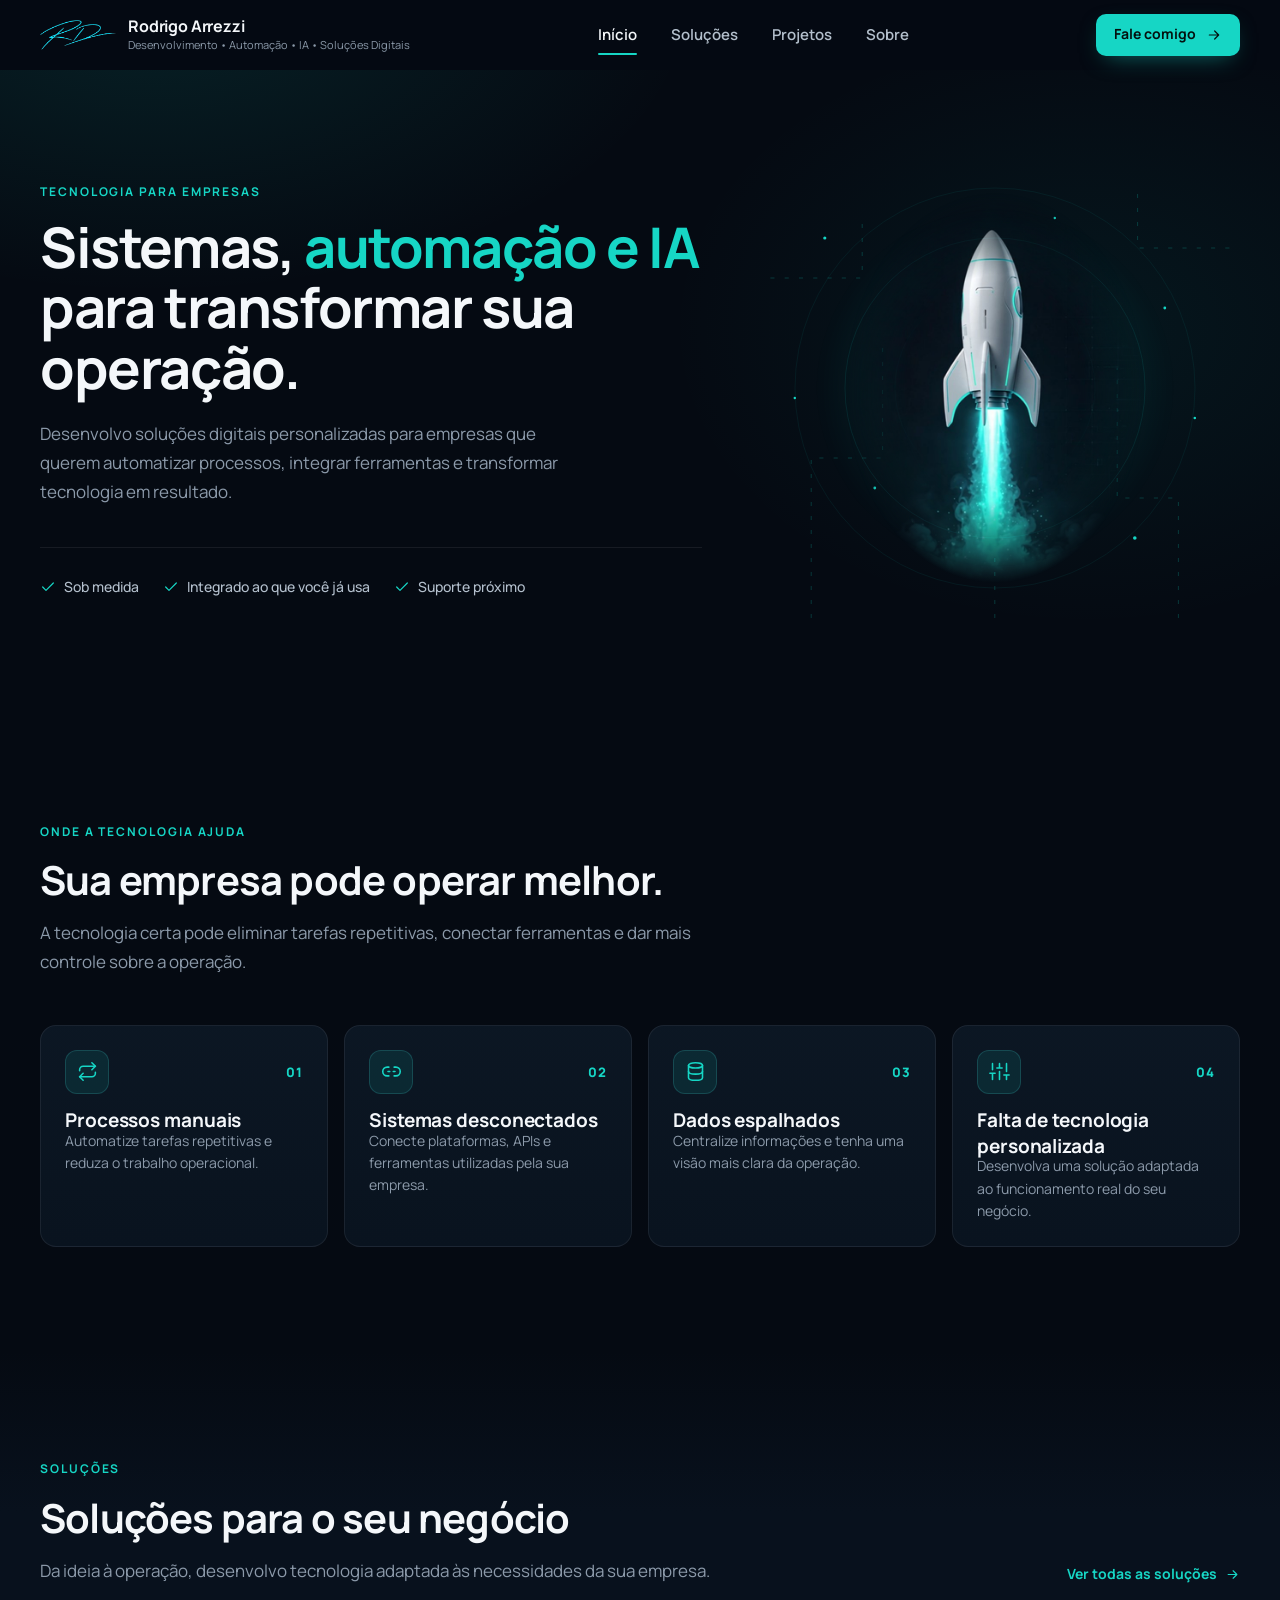
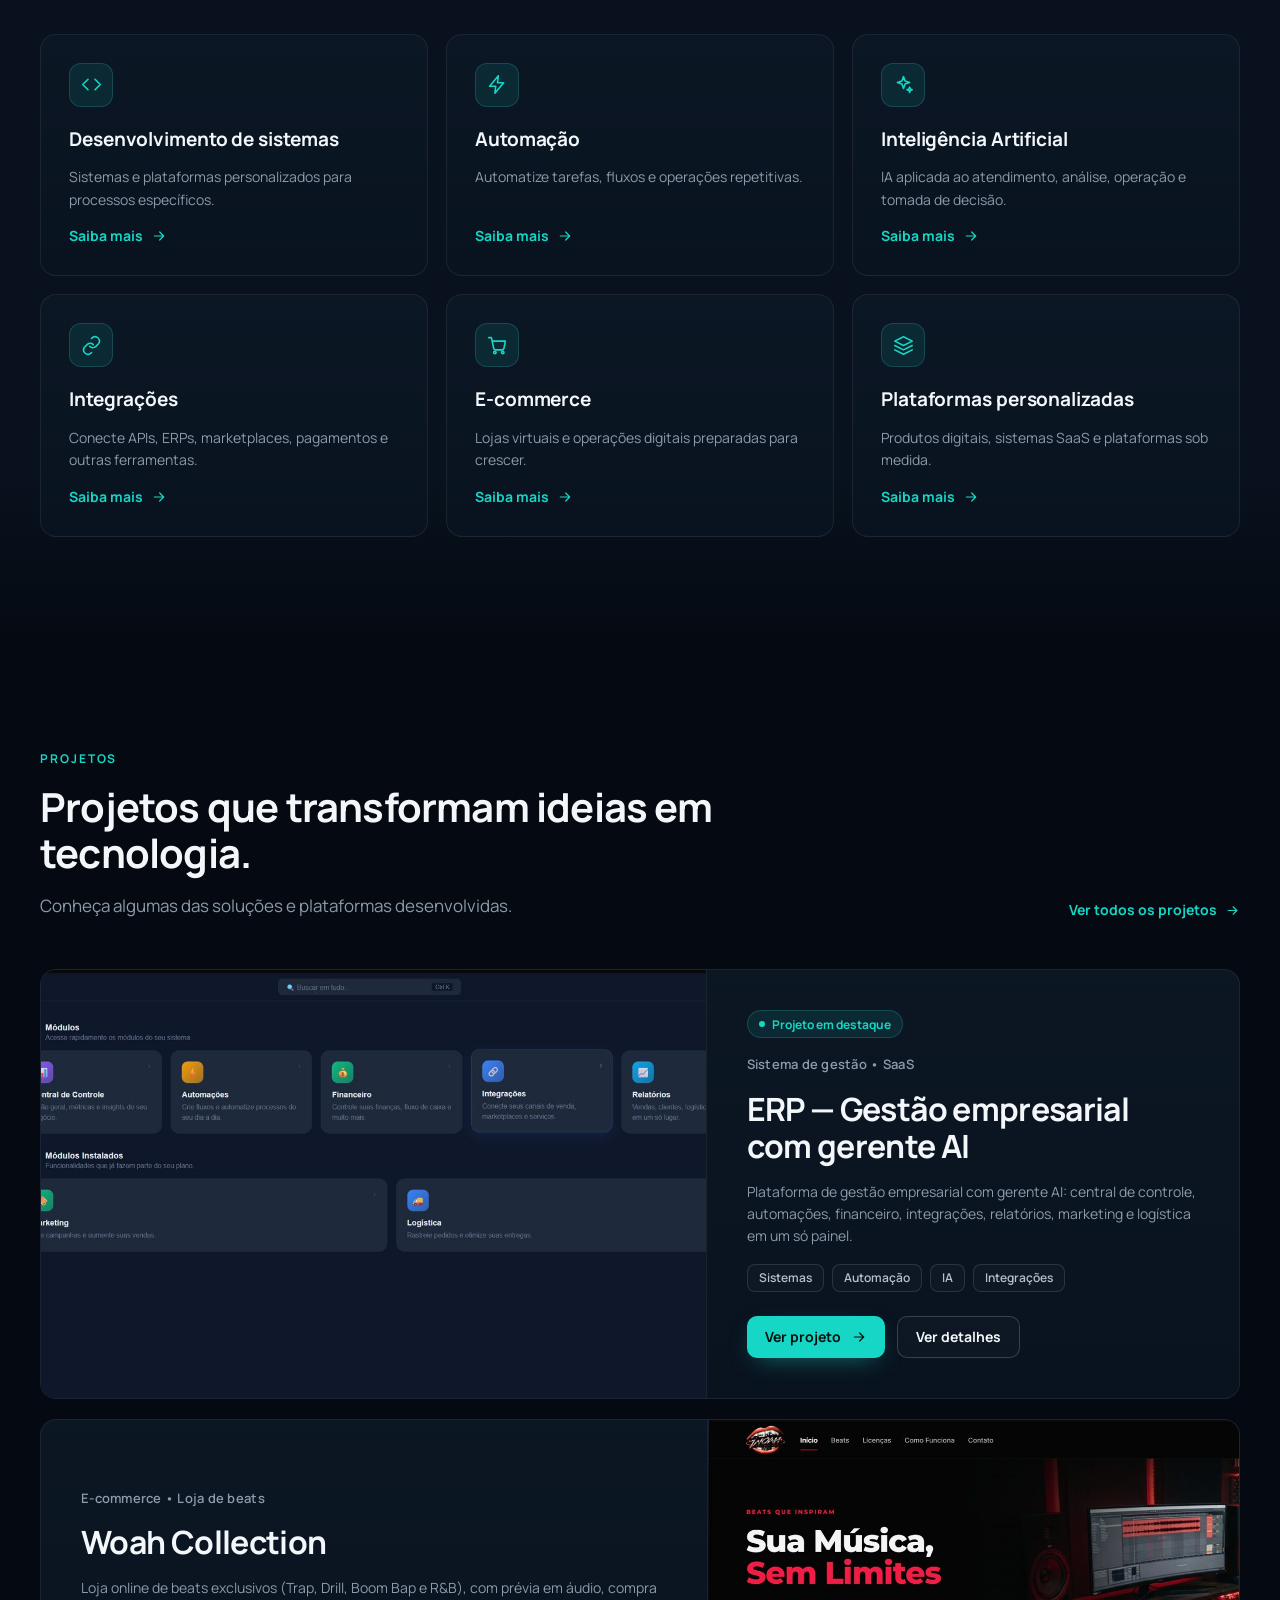
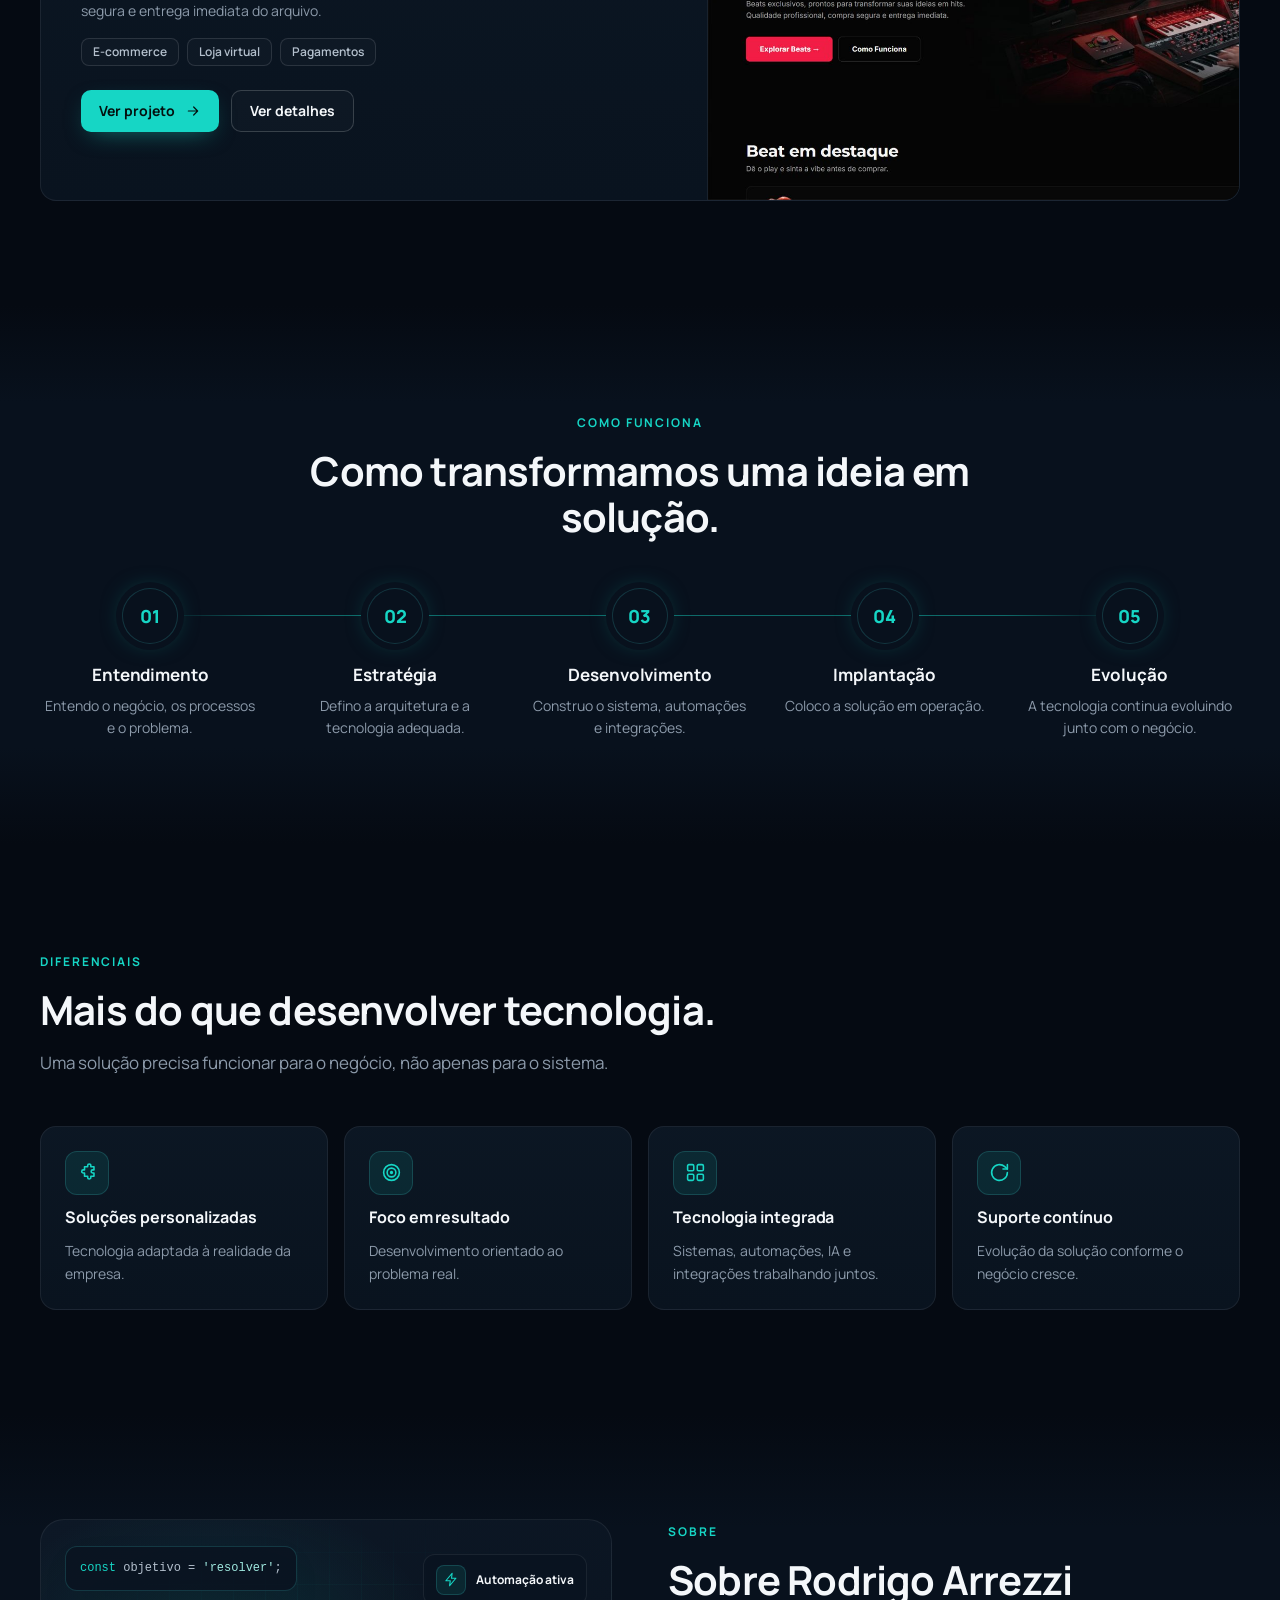
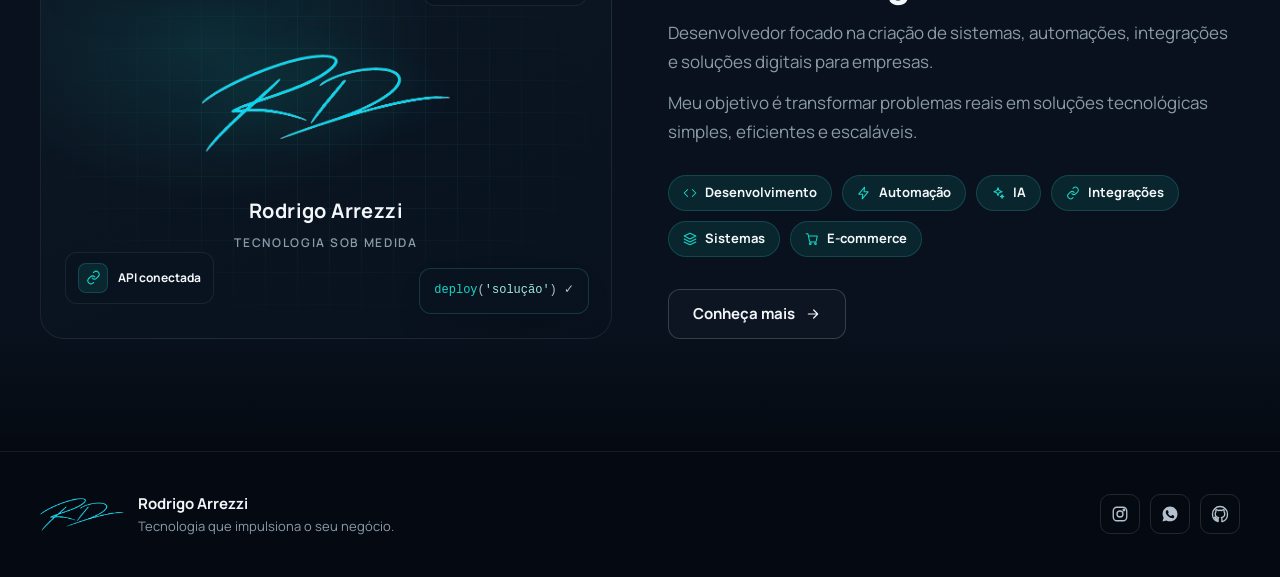
<file: index.html>
<!doctype html>
<html lang="pt-BR">
<head>
<meta charset="utf-8">
<meta name="viewport" content="width=device-width, initial-scale=1">
<title>Rodrigo Arrezzi — Tecnologia que impulsiona o seu negócio</title>
<meta name="description" content="Sistemas, automação, IA, integrações e e-commerce sob medida para empresas. Rodrigo Arrezzi — tecnologia que impulsiona o seu negócio.">
<meta name="theme-color" content="#050A12">
<meta property="og:title" content="Rodrigo Arrezzi — Tecnologia que impulsiona o seu negócio">
<meta property="og:description" content="Sistemas, automação, IA, integrações e e-commerce sob medida para empresas. Rodrigo Arrezzi — tecnologia que impulsiona o seu negócio.">
<meta property="og:type" content="website">
<meta property="og:image" content="https://rodrigoarrezzi.com/assets/foguete.jpg">
<link rel="icon" href="assets/favicon.ico" sizes="any">
<link rel="icon" type="image/png" sizes="32x32" href="assets/favicon-32.png">
<link rel="icon" type="image/png" sizes="16x16" href="assets/favicon-16.png">
<link rel="apple-touch-icon" sizes="180x180" href="assets/apple-touch-icon.png">
<link rel="preconnect" href="https://fonts.googleapis.com">
<link rel="preconnect" href="https://fonts.gstatic.com" crossorigin>
<link rel="stylesheet" href="assets/styles.css">
</head>
<body>
<header class="header">
  <div class="container header-inner">
    <a href="index.html" class="brand" aria-label="Rodrigo Arrezzi, página inicial">
      <img src="assets/rd-logo.png" alt="" width="76" height="30">
      <div>
        <div class="brand-name">Rodrigo Arrezzi</div>
        <div class="brand-tag">Desenvolvimento • Automação • IA • Soluções Digitais</div>
      </div>
    </a>
    <nav class="nav" aria-label="Principal"><a href="index.html" class="active" aria-current="page">Início</a><a href="solucoes.html">Soluções</a><a href="recursos.html">Projetos</a><a href="sobre.html">Sobre</a></nav>
    <div class="header-cta">
      <a href="contato.html" class="btn btn-primary btn-sm">Fale comigo <svg viewBox="0 0 24 24" fill="none" stroke="currentColor" stroke-width="1.8" stroke-linecap="round" stroke-linejoin="round" aria-hidden="true"><path d="M5 12h14M13 6l6 6-6 6"/></svg></a>
      <button type="button" class="menu-btn" aria-label="Abrir menu" data-menu-open><svg viewBox="0 0 24 24" fill="none" stroke="currentColor" stroke-width="1.8" stroke-linecap="round" stroke-linejoin="round" aria-hidden="true"><path d="M4 7h16M4 12h16M4 17h16"/></svg></button>
    </div>
  </div>
</header>

<div class="mobile-menu" data-menu role="dialog" aria-modal="true" aria-label="Menu">
  <div class="mobile-menu-head">
    <a href="index.html" class="brand"><img src="assets/rd-logo.png" alt="" width="76" height="30"><div class="brand-name">Rodrigo Arrezzi</div></a>
    <button type="button" class="menu-btn" style="display:flex" aria-label="Fechar menu" data-menu-close><svg viewBox="0 0 24 24" fill="none" stroke="currentColor" stroke-width="1.8" stroke-linecap="round" stroke-linejoin="round" aria-hidden="true"><path d="M18 6L6 18M6 6l12 12"/></svg></button>
  </div>
  <nav class="mobile-links"><a href="index.html" class="active">Início</a><a href="solucoes.html">Soluções</a><a href="recursos.html">Projetos</a><a href="sobre.html">Sobre</a><a href="contato.html">Fale comigo</a></nav>
  <div class="mobile-menu-foot"><a href="contato.html" class="btn btn-primary">Fale comigo <svg viewBox="0 0 24 24" fill="none" stroke="currentColor" stroke-width="1.8" stroke-linecap="round" stroke-linejoin="round" aria-hidden="true"><path d="M5 12h14M13 6l6 6-6 6"/></svg></a></div>
</div>

<main>
<!-- HERO -->
<section class="hero">
  <div class="container hero-grid">
    <div>
      <span class="eyebrow reveal">Tecnologia para empresas</span>
      <h1 class="h1 reveal d1">Sistemas, <span class="accent">automação e IA</span> para transformar sua operação.</h1>
      <p class="lead reveal d2">Desenvolvo soluções digitais personalizadas para empresas que querem automatizar processos, integrar ferramentas e transformar tecnologia em resultado.</p>
      <div class="hero-points reveal d4">
        <span><svg viewBox="0 0 24 24" fill="none" stroke="currentColor" stroke-width="1.8" stroke-linecap="round" stroke-linejoin="round" aria-hidden="true"><path d="M20 6L9 17l-5-5"/></svg>Sob medida</span><span><svg viewBox="0 0 24 24" fill="none" stroke="currentColor" stroke-width="1.8" stroke-linecap="round" stroke-linejoin="round" aria-hidden="true"><path d="M20 6L9 17l-5-5"/></svg>Integrado ao que você já usa</span><span><svg viewBox="0 0 24 24" fill="none" stroke="currentColor" stroke-width="1.8" stroke-linecap="round" stroke-linejoin="round" aria-hidden="true"><path d="M20 6L9 17l-5-5"/></svg>Suporte próximo</span>
      </div>
    </div>
    <div class="rocket-stage" aria-hidden="true">
        <svg class="lines" viewBox="0 0 480 460" preserveAspectRatio="none">
          <path d="M60 460 V300 H130 V180"/><path d="M420 460 V340 H360 V210"/><path d="M20 120 H110 V60"/><path d="M470 90 H380 V30"/><path d="M240 460 V400"/>
        </svg>
        <div class="glow"></div>
        <svg class="rings" viewBox="0 0 420 420"><g fill="none" stroke="#16D6C5"><circle cx="210" cy="210" r="200" stroke-opacity=".07"/><circle cx="210" cy="210" r="150" stroke-opacity=".1"/><circle cx="210" cy="210" r="100" stroke-opacity=".12"/></g></svg>
        <svg class="lines dots" viewBox="0 0 480 460"><circle cx="70" cy="80" r="1.6"/><circle cx="410" cy="150" r="1.4"/><circle cx="120" cy="330" r="1.4"/><circle cx="380" cy="380" r="1.8"/><circle cx="300" cy="60" r="1.2"/><circle cx="170" cy="190" r="1.1"/><circle cx="440" cy="260" r="1.3"/><circle cx="40" cy="240" r="1.2"/></svg>
        <img class="rocket" src="assets/foguete.jpg" alt="" width="700" height="910">
      </div>
  </div>
</section>

<!-- PROBLEMAS -->
<section class="section">
  <div class="container">
    <div class="section-title reveal"><span class="eyebrow">Onde a tecnologia ajuda</span><h2 class="h2">Sua empresa pode operar melhor.</h2><p class="lead">A tecnologia certa pode eliminar tarefas repetitivas, conectar ferramentas e dar mais controle sobre a operação.</p></div>
    <div class="problems"><article class="card problem card-hover reveal d1">
        <div class="problem-top"><div class="icon-box"><svg viewBox="0 0 24 24" fill="none" stroke="currentColor" stroke-width="1.8" stroke-linecap="round" stroke-linejoin="round" aria-hidden="true"><path d="M17 2l4 4-4 4"/><path d="M3 11V10a4 4 0 014-4h14"/><path d="M7 22l-4-4 4-4"/><path d="M21 13v1a4 4 0 01-4 4H3"/></svg></div><span class="num">01</span></div>
        <div class="problem-text"><h3 class="h3">Processos manuais</h3><p class="small">Automatize tarefas repetitivas e reduza o trabalho operacional.</p></div>
      </article><article class="card problem card-hover reveal d2">
        <div class="problem-top"><div class="icon-box"><svg viewBox="0 0 24 24" fill="none" stroke="currentColor" stroke-width="1.8" stroke-linecap="round" stroke-linejoin="round" aria-hidden="true"><path d="M9 17H7A5 5 0 017 7h2M15 7h2a5 5 0 010 10h-2"/><path d="M8 12h2M14 12h2"/></svg></div><span class="num">02</span></div>
        <div class="problem-text"><h3 class="h3">Sistemas desconectados</h3><p class="small">Conecte plataformas, APIs e ferramentas utilizadas pela sua empresa.</p></div>
      </article><article class="card problem card-hover reveal d3">
        <div class="problem-top"><div class="icon-box"><svg viewBox="0 0 24 24" fill="none" stroke="currentColor" stroke-width="1.8" stroke-linecap="round" stroke-linejoin="round" aria-hidden="true"><ellipse cx="12" cy="5" rx="8" ry="3"/><path d="M4 5v14c0 1.7 3.6 3 8 3s8-1.3 8-3V5"/><path d="M4 12c0 1.7 3.6 3 8 3s8-1.3 8-3"/></svg></div><span class="num">03</span></div>
        <div class="problem-text"><h3 class="h3">Dados espalhados</h3><p class="small">Centralize informações e tenha uma visão mais clara da operação.</p></div>
      </article><article class="card problem card-hover reveal d4">
        <div class="problem-top"><div class="icon-box"><svg viewBox="0 0 24 24" fill="none" stroke="currentColor" stroke-width="1.8" stroke-linecap="round" stroke-linejoin="round" aria-hidden="true"><path d="M4 21v-7M4 10V3M12 21v-9M12 8V3M20 21v-5M20 12V3M1 14h6M9 8h6M17 16h6"/></svg></div><span class="num">04</span></div>
        <div class="problem-text"><h3 class="h3">Falta de tecnologia personalizada</h3><p class="small">Desenvolva uma solução adaptada ao funcionamento real do seu negócio.</p></div>
      </article></div>
  </div>
</section>

<!-- SOLUÇÕES -->
<section class="section section-alt" id="solucoes">
  <div class="container">
    <div class="section-head">
      <div class="section-title reveal"><span class="eyebrow">Soluções</span><h2 class="h2">Soluções para o seu negócio</h2><p class="lead">Da ideia à operação, desenvolvo tecnologia adaptada às necessidades da sua empresa.</p></div>
      <a href="solucoes.html" class="link-arrow reveal">Ver todas as soluções <svg viewBox="0 0 24 24" fill="none" stroke="currentColor" stroke-width="1.8" stroke-linecap="round" stroke-linejoin="round" aria-hidden="true"><path d="M5 12h14M13 6l6 6-6 6"/></svg></a>
    </div>
    <div class="solutions"><a href="solucoes.html#sistemas" class="card solution card-hover reveal d1">
        <div class="icon-box"><svg viewBox="0 0 24 24" fill="none" stroke="currentColor" stroke-width="1.8" stroke-linecap="round" stroke-linejoin="round" aria-hidden="true"><path d="M16 18l6-6-6-6M8 6l-6 6 6 6"/></svg></div>
        <h3 class="h3">Desenvolvimento de sistemas</h3>
        <p class="small">Sistemas e plataformas personalizados para processos específicos.</p>
        <span class="arrow">Saiba mais <svg viewBox="0 0 24 24" fill="none" stroke="currentColor" stroke-width="1.8" stroke-linecap="round" stroke-linejoin="round" aria-hidden="true"><path d="M5 12h14M13 6l6 6-6 6"/></svg></span>
      </a><a href="solucoes.html#automacao" class="card solution card-hover reveal d2">
        <div class="icon-box"><svg viewBox="0 0 24 24" fill="none" stroke="currentColor" stroke-width="1.8" stroke-linecap="round" stroke-linejoin="round" aria-hidden="true"><path d="M13 2L3 14h7l-1 8 10-12h-7l1-8z"/></svg></div>
        <h3 class="h3">Automação</h3>
        <p class="small">Automatize tarefas, fluxos e operações repetitivas.</p>
        <span class="arrow">Saiba mais <svg viewBox="0 0 24 24" fill="none" stroke="currentColor" stroke-width="1.8" stroke-linecap="round" stroke-linejoin="round" aria-hidden="true"><path d="M5 12h14M13 6l6 6-6 6"/></svg></span>
      </a><a href="solucoes.html#ia" class="card solution card-hover reveal d3">
        <div class="icon-box"><svg viewBox="0 0 24 24" fill="none" stroke="currentColor" stroke-width="1.8" stroke-linecap="round" stroke-linejoin="round" aria-hidden="true"><path d="M12 3l1.8 4.9L19 9.7l-5.2 1.8L12 16.5l-1.8-5L5 9.7l5.2-1.8z"/><path d="M19 15l.8 2.2L22 18l-2.2.8L19 21l-.8-2.2L16 18l2.2-.8z"/></svg></div>
        <h3 class="h3">Inteligência Artificial</h3>
        <p class="small">IA aplicada ao atendimento, análise, operação e tomada de decisão.</p>
        <span class="arrow">Saiba mais <svg viewBox="0 0 24 24" fill="none" stroke="currentColor" stroke-width="1.8" stroke-linecap="round" stroke-linejoin="round" aria-hidden="true"><path d="M5 12h14M13 6l6 6-6 6"/></svg></span>
      </a><a href="solucoes.html#integracoes" class="card solution card-hover reveal d1">
        <div class="icon-box"><svg viewBox="0 0 24 24" fill="none" stroke="currentColor" stroke-width="1.8" stroke-linecap="round" stroke-linejoin="round" aria-hidden="true"><path d="M10 13a5 5 0 007 0l3-3a5 5 0 00-7-7l-1 1M14 11a5 5 0 00-7 0l-3 3a5 5 0 007 7l1-1"/></svg></div>
        <h3 class="h3">Integrações</h3>
        <p class="small">Conecte APIs, ERPs, marketplaces, pagamentos e outras ferramentas.</p>
        <span class="arrow">Saiba mais <svg viewBox="0 0 24 24" fill="none" stroke="currentColor" stroke-width="1.8" stroke-linecap="round" stroke-linejoin="round" aria-hidden="true"><path d="M5 12h14M13 6l6 6-6 6"/></svg></span>
      </a><a href="solucoes.html#ecommerce" class="card solution card-hover reveal d2">
        <div class="icon-box"><svg viewBox="0 0 24 24" fill="none" stroke="currentColor" stroke-width="1.8" stroke-linecap="round" stroke-linejoin="round" aria-hidden="true"><circle cx="9" cy="20" r="1.4"/><circle cx="18" cy="20" r="1.4"/><path d="M2 3h3l2.7 12.4a2 2 0 002 1.6h7.6a2 2 0 002-1.6L21 7H6"/></svg></div>
        <h3 class="h3">E-commerce</h3>
        <p class="small">Lojas virtuais e operações digitais preparadas para crescer.</p>
        <span class="arrow">Saiba mais <svg viewBox="0 0 24 24" fill="none" stroke="currentColor" stroke-width="1.8" stroke-linecap="round" stroke-linejoin="round" aria-hidden="true"><path d="M5 12h14M13 6l6 6-6 6"/></svg></span>
      </a><a href="solucoes.html#plataformas" class="card solution card-hover reveal d3">
        <div class="icon-box"><svg viewBox="0 0 24 24" fill="none" stroke="currentColor" stroke-width="1.8" stroke-linecap="round" stroke-linejoin="round" aria-hidden="true"><path d="M12 2l10 5-10 5L2 7l10-5z"/><path d="M2 12l10 5 10-5M2 17l10 5 10-5"/></svg></div>
        <h3 class="h3">Plataformas personalizadas</h3>
        <p class="small">Produtos digitais, sistemas SaaS e plataformas sob medida.</p>
        <span class="arrow">Saiba mais <svg viewBox="0 0 24 24" fill="none" stroke="currentColor" stroke-width="1.8" stroke-linecap="round" stroke-linejoin="round" aria-hidden="true"><path d="M5 12h14M13 6l6 6-6 6"/></svg></span>
      </a></div>
  </div>
</section>

<!-- PROJETOS -->
<section class="section">
  <div class="container">
    <div class="section-head">
      <div class="section-title reveal"><span class="eyebrow">Projetos</span><h2 class="h2">Projetos que transformam ideias em tecnologia.</h2><p class="lead">Conheça algumas das soluções e plataformas desenvolvidas.</p></div>
      <a href="recursos.html" class="link-arrow reveal">Ver todos os projetos <svg viewBox="0 0 24 24" fill="none" stroke="currentColor" stroke-width="1.8" stroke-linecap="round" stroke-linejoin="round" aria-hidden="true"><path d="M5 12h14M13 6l6 6-6 6"/></svg></a>
    </div>
    <article class="card project-featured card-hover reveal" data-project="erp" data-categories="sistemas automacao ia" aria-label="ERP — Gestão empresarial com gerente AI: ver detalhes">
      <div class="shot"><img src="assets/erp.jpg" alt="Tela do ERP — Gestão empresarial com gerente AI" loading="lazy"></div>
      <div class="body">
        <span class="badge">Projeto em destaque</span>
        <div class="project-meta">Sistema de gestão • SaaS</div>
        <h3 class="h2">ERP — Gestão empresarial com gerente AI</h3>
        <p class="small">Plataforma de gestão empresarial com gerente AI: central de controle, automações, financeiro, integrações, relatórios, marketing e logística em um só painel.</p>
        <div class="tags"><span class="tag">Sistemas</span><span class="tag">Automação</span><span class="tag">IA</span><span class="tag">Integrações</span></div>
        <div class="project-actions">
          <a href="https://sistema-w7ox.onrender.com" target="_blank" rel="noopener" class="btn btn-primary btn-sm">Ver projeto <svg viewBox="0 0 24 24" fill="none" stroke="currentColor" stroke-width="1.8" stroke-linecap="round" stroke-linejoin="round" aria-hidden="true"><path d="M5 12h14M13 6l6 6-6 6"/></svg></a>
          <button type="button" class="btn btn-ghost btn-sm" data-details>Ver detalhes</button>
        </div>
      </div>
    </article>
    <article class="card project-featured reverse card-hover reveal" data-project="woah" data-categories="ecommerce" aria-label="Woah Collection: ver detalhes">
      <div class="shot"><img src="assets/woah.jpg" alt="Tela do Woah Collection" loading="lazy"></div>
      <div class="body">
        
        <div class="project-meta">E-commerce • Loja de beats</div>
        <h3 class="h2">Woah Collection</h3>
        <p class="small">Loja online de beats exclusivos (Trap, Drill, Boom Bap e R&amp;B), com prévia em áudio, compra segura e entrega imediata do arquivo.</p>
        <div class="tags"><span class="tag">E-commerce</span><span class="tag">Loja virtual</span><span class="tag">Pagamentos</span></div>
        <div class="project-actions">
          <a href="https://www.woahcolletion.com/woah-collection/index.html" target="_blank" rel="noopener" class="btn btn-primary btn-sm">Ver projeto <svg viewBox="0 0 24 24" fill="none" stroke="currentColor" stroke-width="1.8" stroke-linecap="round" stroke-linejoin="round" aria-hidden="true"><path d="M5 12h14M13 6l6 6-6 6"/></svg></a>
          <button type="button" class="btn btn-ghost btn-sm" data-details>Ver detalhes</button>
        </div>
      </div>
    </article>
  </div>
</section>

<!-- PROCESSO -->
<section class="section section-alt">
  <div class="container">
    <div class="section-title center reveal"><span class="eyebrow">Como funciona</span><h2 class="h2">Como transformamos uma ideia em solução.</h2></div>
    <div class="process"><div class="step reveal d1"><div class="step-num">01</div><div><h3 class="h3">Entendimento</h3><p class="small">Entendo o negócio, os processos e o problema.</p></div></div><div class="step reveal d2"><div class="step-num">02</div><div><h3 class="h3">Estratégia</h3><p class="small">Defino a arquitetura e a tecnologia adequada.</p></div></div><div class="step reveal d3"><div class="step-num">03</div><div><h3 class="h3">Desenvolvimento</h3><p class="small">Construo o sistema, automações e integrações.</p></div></div><div class="step reveal d4"><div class="step-num">04</div><div><h3 class="h3">Implantação</h3><p class="small">Coloco a solução em operação.</p></div></div><div class="step reveal d5"><div class="step-num">05</div><div><h3 class="h3">Evolução</h3><p class="small">A tecnologia continua evoluindo junto com o negócio.</p></div></div></div>
  </div>
</section>

<!-- DIFERENCIAIS -->
<section class="section">
  <div class="container">
    <div class="section-title reveal"><span class="eyebrow">Diferenciais</span><h2 class="h2">Mais do que desenvolver tecnologia.</h2><p class="lead">Uma solução precisa funcionar para o negócio, não apenas para o sistema.</p></div>
    <div class="features"><article class="card feature card-hover reveal d1"><div class="icon-box"><svg viewBox="0 0 24 24" fill="none" stroke="currentColor" stroke-width="1.8" stroke-linecap="round" stroke-linejoin="round" aria-hidden="true"><path d="M19.4 12.6H18a1.8 1.8 0 010-3.6h1.4V5.4H15.8V4a1.8 1.8 0 00-3.6 0v1.4H8.6V9H7.2a1.8 1.8 0 000 3.6h1.4v3.6h3.6v1.4a1.8 1.8 0 003.6 0v-1.4h3.6z"/></svg></div><h3 class="h3">Soluções personalizadas</h3><p class="small">Tecnologia adaptada à realidade da empresa.</p></article><article class="card feature card-hover reveal d2"><div class="icon-box"><svg viewBox="0 0 24 24" fill="none" stroke="currentColor" stroke-width="1.8" stroke-linecap="round" stroke-linejoin="round" aria-hidden="true"><circle cx="12" cy="12" r="9"/><circle cx="12" cy="12" r="5"/><circle cx="12" cy="12" r="1"/></svg></div><h3 class="h3">Foco em resultado</h3><p class="small">Desenvolvimento orientado ao problema real.</p></article><article class="card feature card-hover reveal d3"><div class="icon-box"><svg viewBox="0 0 24 24" fill="none" stroke="currentColor" stroke-width="1.8" stroke-linecap="round" stroke-linejoin="round" aria-hidden="true"><rect x="3" y="3" width="7" height="7" rx="1.5"/><rect x="14" y="3" width="7" height="7" rx="1.5"/><rect x="3" y="14" width="7" height="7" rx="1.5"/><rect x="14" y="14" width="7" height="7" rx="1.5"/></svg></div><h3 class="h3">Tecnologia integrada</h3><p class="small">Sistemas, automações, IA e integrações trabalhando juntos.</p></article><article class="card feature card-hover reveal d4"><div class="icon-box"><svg viewBox="0 0 24 24" fill="none" stroke="currentColor" stroke-width="1.8" stroke-linecap="round" stroke-linejoin="round" aria-hidden="true"><path d="M21 12a9 9 0 11-3-6.7L21 8"/><path d="M21 3v5h-5"/></svg></div><h3 class="h3">Suporte contínuo</h3><p class="small">Evolução da solução conforme o negócio cresce.</p></article></div>
  </div>
</section>

<!-- SOBRE -->
<section class="section section-alt">
  <div class="container about">
    <div class="about-art reveal" aria-hidden="true">
      <div class="grid-bg"></div>
      <div class="code-chip c1"><span class="k">const</span> objetivo = <span class="s">'resolver'</span>;</div>
      <div class="ui-chip u1"><div class="icon-box"><svg viewBox="0 0 24 24" fill="none" stroke="currentColor" stroke-width="1.8" stroke-linecap="round" stroke-linejoin="round" aria-hidden="true"><path d="M13 2L3 14h7l-1 8 10-12h-7l1-8z"/></svg></div>Automação ativa</div>
      <img class="sig" src="assets/rd-logo.png" alt="">
      <div class="name">Rodrigo Arrezzi<small>Tecnologia sob medida</small></div>
      <div class="ui-chip u2"><div class="icon-box"><svg viewBox="0 0 24 24" fill="none" stroke="currentColor" stroke-width="1.8" stroke-linecap="round" stroke-linejoin="round" aria-hidden="true"><path d="M10 13a5 5 0 007 0l3-3a5 5 0 00-7-7l-1 1M14 11a5 5 0 00-7 0l-3 3a5 5 0 007 7l1-1"/></svg></div>API conectada</div>
      <div class="code-chip c2"><span class="k">deploy</span>(<span class="s">'solução'</span>) ✓</div>
    </div>
    <div class="reveal d1">
      <span class="eyebrow">Sobre</span>
      <h2 class="h2">Sobre Rodrigo Arrezzi</h2>
      <p class="lead">Desenvolvedor focado na criação de sistemas, automações, integrações e soluções digitais para empresas.</p>
      <p class="lead">Meu objetivo é transformar problemas reais em soluções tecnológicas simples, eficientes e escaláveis.</p>
      <div class="pills"><span class="pill"><svg viewBox="0 0 24 24" fill="none" stroke="currentColor" stroke-width="1.8" stroke-linecap="round" stroke-linejoin="round" aria-hidden="true"><path d="M16 18l6-6-6-6M8 6l-6 6 6 6"/></svg>Desenvolvimento</span><span class="pill"><svg viewBox="0 0 24 24" fill="none" stroke="currentColor" stroke-width="1.8" stroke-linecap="round" stroke-linejoin="round" aria-hidden="true"><path d="M13 2L3 14h7l-1 8 10-12h-7l1-8z"/></svg>Automação</span><span class="pill"><svg viewBox="0 0 24 24" fill="none" stroke="currentColor" stroke-width="1.8" stroke-linecap="round" stroke-linejoin="round" aria-hidden="true"><path d="M12 3l1.8 4.9L19 9.7l-5.2 1.8L12 16.5l-1.8-5L5 9.7l5.2-1.8z"/><path d="M19 15l.8 2.2L22 18l-2.2.8L19 21l-.8-2.2L16 18l2.2-.8z"/></svg>IA</span><span class="pill"><svg viewBox="0 0 24 24" fill="none" stroke="currentColor" stroke-width="1.8" stroke-linecap="round" stroke-linejoin="round" aria-hidden="true"><path d="M10 13a5 5 0 007 0l3-3a5 5 0 00-7-7l-1 1M14 11a5 5 0 00-7 0l-3 3a5 5 0 007 7l1-1"/></svg>Integrações</span><span class="pill"><svg viewBox="0 0 24 24" fill="none" stroke="currentColor" stroke-width="1.8" stroke-linecap="round" stroke-linejoin="round" aria-hidden="true"><path d="M12 2l10 5-10 5L2 7l10-5z"/><path d="M2 12l10 5 10-5M2 17l10 5 10-5"/></svg>Sistemas</span><span class="pill"><svg viewBox="0 0 24 24" fill="none" stroke="currentColor" stroke-width="1.8" stroke-linecap="round" stroke-linejoin="round" aria-hidden="true"><circle cx="9" cy="20" r="1.4"/><circle cx="18" cy="20" r="1.4"/><path d="M2 3h3l2.7 12.4a2 2 0 002 1.6h7.6a2 2 0 002-1.6L21 7H6"/></svg>E-commerce</span></div>
      <a href="sobre.html" class="btn btn-ghost">Conheça mais <svg viewBox="0 0 24 24" fill="none" stroke="currentColor" stroke-width="1.8" stroke-linecap="round" stroke-linejoin="round" aria-hidden="true"><path d="M5 12h14M13 6l6 6-6 6"/></svg></a>
    </div>
  </div>
</section>


</main>
<footer class="footer">
  <div class="container">
    <div class="footer-top">
      <div class="footer-brand">
        <img src="assets/rd-logo.png" alt="Logo RD" width="84" height="33">
        <div><div class="t1">Rodrigo Arrezzi</div><div class="t2">Tecnologia que impulsiona o seu negócio.</div></div>
      </div>
      <div class="socials">
        <a href="https://www.instagram.com/rodrigoarrezzidev/" target="_blank" rel="noopener" aria-label="Instagram"><svg viewBox="0 0 24 24" fill="none" stroke="currentColor" stroke-width="1.8" stroke-linecap="round" stroke-linejoin="round" aria-hidden="true"><rect x="3" y="3" width="18" height="18" rx="5"/><circle cx="12" cy="12" r="4"/><circle cx="17.3" cy="6.7" r="1"/></svg></a>
        <a href="https://wa.me/5527996386305" target="_blank" rel="noopener" aria-label="WhatsApp"><svg viewBox="0 0 24 24" fill="currentColor" aria-hidden="true"><path d="M12.04 2C6.58 2 2.13 6.45 2.13 11.91c0 1.85.5 3.58 1.4 5.16L2 22l5.09-1.5a9.9 9.9 0 004.95 1.32h.01c5.46 0 9.91-4.45 9.91-9.91S17.5 2 12.04 2zm5.63 14.18c-.24.68-1.41 1.31-1.94 1.38-.5.07-1.11.1-1.79-.11-.41-.13-.94-.3-1.62-.6-2.86-1.24-4.72-4.13-4.86-4.32-.14-.19-1.16-1.55-1.16-2.96 0-1.4.73-2.09 1-2.38.26-.28.57-.35.76-.35h.55c.18 0 .42-.03.65.5.24.56.8 1.94.87 2.08.07.14.11.3.02.49-.09.19-.14.3-.28.46-.14.16-.29.36-.42.48-.14.14-.28.29-.12.57.16.28.71 1.18 1.53 1.91 1.05.94 1.94 1.23 2.22 1.37.28.14.44.12.6-.07.16-.19.68-.79.87-1.06.19-.28.37-.23.62-.14.26.09 1.63.77 1.91.91.28.14.47.21.53.33.07.12.07.68-.17 1.35z"/></svg></a>
        <a href="https://github.com/RD921?tab=repositories" target="_blank" rel="noopener" aria-label="GitHub"><svg viewBox="0 0 24 24" fill="none" stroke="currentColor" stroke-width="1.8" stroke-linecap="round" stroke-linejoin="round" aria-hidden="true"><path d="M12 2C6.48 2 2 6.58 2 12.25c0 4.53 2.87 8.37 6.84 9.73.5.1.68-.22.68-.5 0-.24-.01-1.04-.01-1.89-2.78.62-3.37-1.21-3.37-1.21-.45-1.18-1.11-1.5-1.11-1.5-.9-.63.07-.62.07-.62 1 .07 1.53 1.05 1.53 1.05.89 1.56 2.34 1.11 2.91.85.09-.66.35-1.11.63-1.37-2.22-.26-4.56-1.14-4.56-5.06 0-1.12.39-2.03 1.03-2.75-.1-.26-.45-1.31.1-2.73 0 0 .84-.28 2.75 1.05a9.3 9.3 0 015 0c1.91-1.33 2.75-1.05 2.75-1.05.55 1.42.2 2.47.1 2.73.64.72 1.03 1.63 1.03 2.75 0 3.93-2.34 4.79-4.57 5.05.36.32.68.95.68 1.92 0 1.39-.01 2.5-.01 2.84 0 .28.18.61.69.5A10.26 10.26 0 0022 12.25C22 6.58 17.52 2 12 2z"/></svg></a>
      </div>
    </div>
  </div>
</footer>
<div class="modal" data-modal="erp" role="dialog" aria-modal="true" aria-labelledby="m-erp">
  <div class="modal-box">
    <button type="button" class="modal-close" aria-label="Fechar" data-modal-close><svg viewBox="0 0 24 24" fill="none" stroke="currentColor" stroke-width="1.8" stroke-linecap="round" stroke-linejoin="round" aria-hidden="true"><path d="M18 6L6 18M6 6l12 12"/></svg></button>
    <img class="modal-img" src="assets/erp.jpg" alt="">
    <span class="eyebrow">Sistema de gestão • SaaS</span>
    <h2 class="h2" id="m-erp">ERP — Gestão empresarial com gerente AI</h2>
    <p class="lead">Um sistema de gestão feito para empresas que vendem em vários canais. Reúne em um só painel o que normalmente fica espalhado em planilhas e sistemas diferentes, com um gerente AI que ajuda a acompanhar a operação.</p>
    <ul class="modal-list"><li><strong>Central de Controle</strong>Visão geral, métricas e insights do negócio.</li><li><strong>Automações</strong>Fluxos que automatizam o dia a dia.</li><li><strong>Financeiro</strong>Finanças, fluxo de caixa e muito mais.</li><li><strong>Integrações</strong>Canais de venda, marketplaces e serviços.</li><li><strong>Relatórios</strong>Vendas, clientes, logística e produtos.</li><li><strong>Marketing</strong>Campanhas para aumentar as vendas.</li><li><strong>Logística</strong>Rastreio de pedidos e entregas.</li><li><strong>Gerente AI</strong>Assistente com IA dentro do sistema.</li></ul>
    <a href="https://sistema-w7ox.onrender.com" target="_blank" rel="noopener" class="btn btn-primary">Acessar o sistema <svg viewBox="0 0 24 24" fill="none" stroke="currentColor" stroke-width="1.8" stroke-linecap="round" stroke-linejoin="round" aria-hidden="true"><path d="M5 12h14M13 6l6 6-6 6"/></svg></a>
  </div>
</div>
<div class="modal" data-modal="woah" role="dialog" aria-modal="true" aria-labelledby="m-woah">
  <div class="modal-box">
    <button type="button" class="modal-close" aria-label="Fechar" data-modal-close><svg viewBox="0 0 24 24" fill="none" stroke="currentColor" stroke-width="1.8" stroke-linecap="round" stroke-linejoin="round" aria-hidden="true"><path d="M18 6L6 18M6 6l12 12"/></svg></button>
    <img class="modal-img" src="assets/woah.jpg" alt="">
    <span class="eyebrow">E-commerce • Loja de beats</span>
    <h2 class="h2" id="m-woah">Woah Collection</h2>
    <p class="lead">Loja online de beats exclusivos para artistas que querem gravar com qualidade de estúdio. O cliente escuta, escolhe e compra o beat direto pelo site, e recebe o arquivo na hora.</p>
    <ul class="modal-list"><li><strong>Catálogo de beats</strong>Trap, Drill, Boom Bap e R&amp;B em um só lugar.</li><li><strong>Prévia em áudio</strong>Dá para ouvir cada beat antes de comprar.</li><li><strong>Beat em destaque</strong>Vitrine para os lançamentos principais.</li><li><strong>Compra segura</strong>Pagamento direto pela loja.</li><li><strong>Entrega imediata</strong>O arquivo chega logo após a compra.</li><li><strong>100% original</strong>Beats exclusivos, feitos do zero.</li></ul>
    <a href="https://www.woahcolletion.com/woah-collection/index.html" target="_blank" rel="noopener" class="btn btn-primary">Acessar a loja <svg viewBox="0 0 24 24" fill="none" stroke="currentColor" stroke-width="1.8" stroke-linecap="round" stroke-linejoin="round" aria-hidden="true"><path d="M5 12h14M13 6l6 6-6 6"/></svg></a>
  </div>
</div>
<script src="assets/script.js"></script>
</body>
</html>
</file>
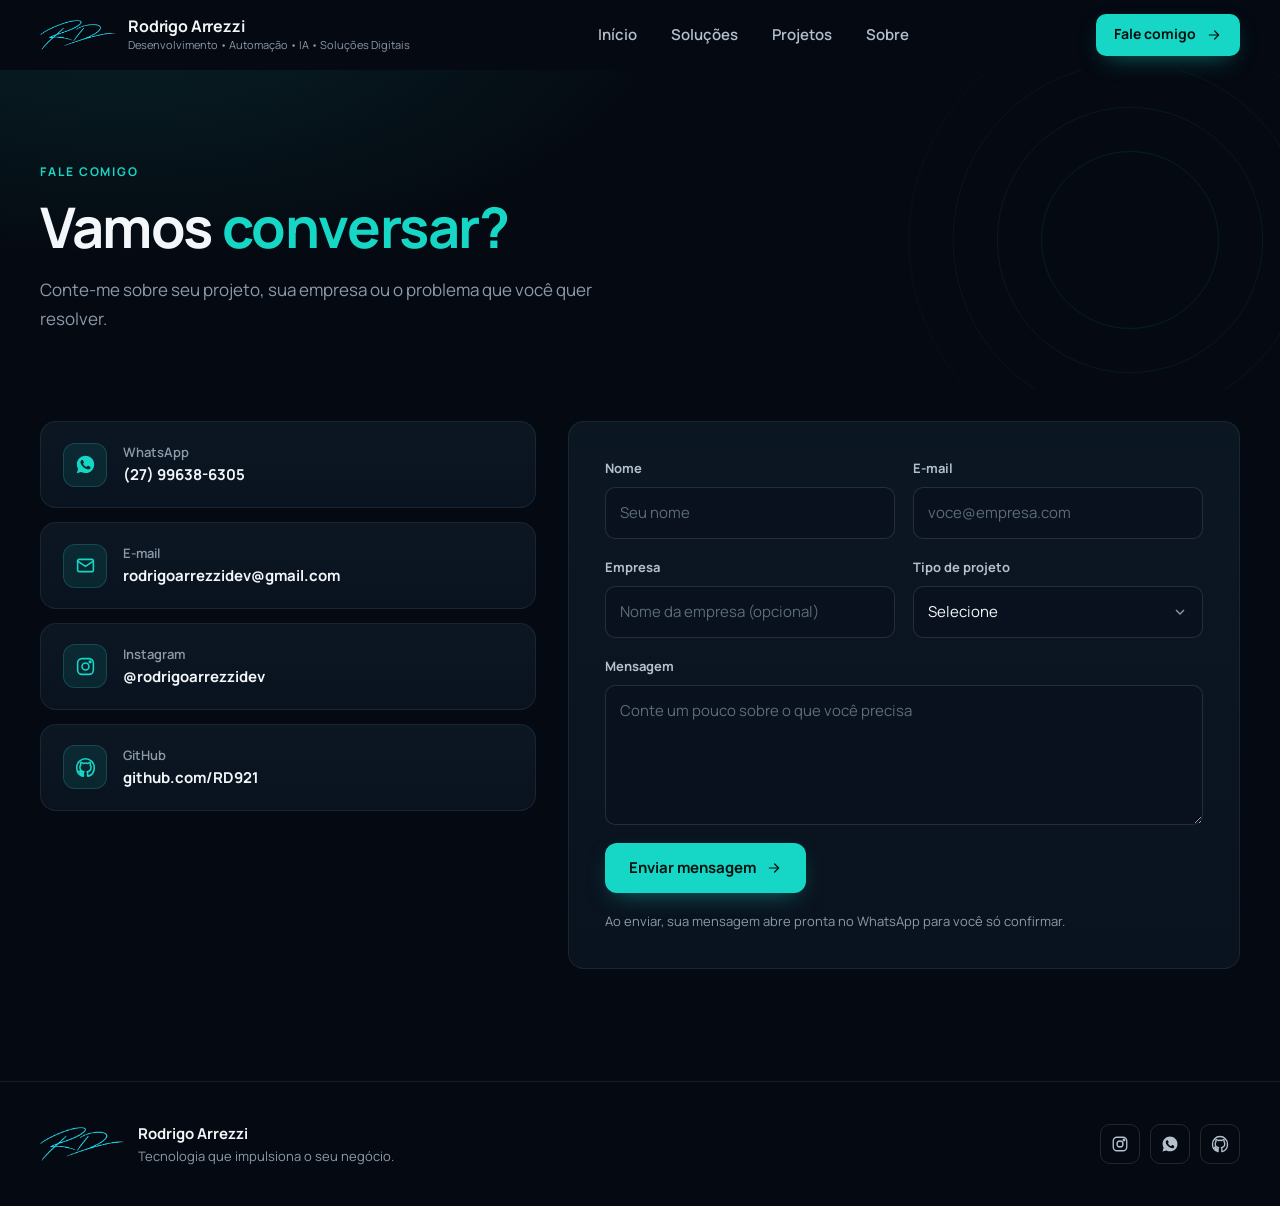
<file: contato.html>
<!doctype html>
<html lang="pt-BR">
<head>
<meta charset="utf-8">
<meta name="viewport" content="width=device-width, initial-scale=1">
<title>Fale comigo — Rodrigo Arrezzi</title>
<meta name="description" content="Conte sobre seu projeto, sua empresa ou o problema que você quer resolver. Fale com Rodrigo Arrezzi.">
<meta name="theme-color" content="#050A12">
<meta property="og:title" content="Fale comigo — Rodrigo Arrezzi">
<meta property="og:description" content="Conte sobre seu projeto, sua empresa ou o problema que você quer resolver. Fale com Rodrigo Arrezzi.">
<meta property="og:type" content="website">
<meta property="og:image" content="https://rodrigoarrezzi.com/assets/foguete.jpg">
<link rel="icon" href="assets/favicon.ico" sizes="any">
<link rel="icon" type="image/png" sizes="32x32" href="assets/favicon-32.png">
<link rel="icon" type="image/png" sizes="16x16" href="assets/favicon-16.png">
<link rel="apple-touch-icon" sizes="180x180" href="assets/apple-touch-icon.png">
<link rel="preconnect" href="https://fonts.googleapis.com">
<link rel="preconnect" href="https://fonts.gstatic.com" crossorigin>
<link rel="stylesheet" href="assets/styles.css">
</head>
<body>
<header class="header">
  <div class="container header-inner">
    <a href="index.html" class="brand" aria-label="Rodrigo Arrezzi, página inicial">
      <img src="assets/rd-logo.png" alt="" width="76" height="30">
      <div>
        <div class="brand-name">Rodrigo Arrezzi</div>
        <div class="brand-tag">Desenvolvimento • Automação • IA • Soluções Digitais</div>
      </div>
    </a>
    <nav class="nav" aria-label="Principal"><a href="index.html">Início</a><a href="solucoes.html">Soluções</a><a href="recursos.html">Projetos</a><a href="sobre.html">Sobre</a></nav>
    <div class="header-cta">
      <a href="contato.html" class="btn btn-primary btn-sm">Fale comigo <svg viewBox="0 0 24 24" fill="none" stroke="currentColor" stroke-width="1.8" stroke-linecap="round" stroke-linejoin="round" aria-hidden="true"><path d="M5 12h14M13 6l6 6-6 6"/></svg></a>
      <button type="button" class="menu-btn" aria-label="Abrir menu" data-menu-open><svg viewBox="0 0 24 24" fill="none" stroke="currentColor" stroke-width="1.8" stroke-linecap="round" stroke-linejoin="round" aria-hidden="true"><path d="M4 7h16M4 12h16M4 17h16"/></svg></button>
    </div>
  </div>
</header>

<div class="mobile-menu" data-menu role="dialog" aria-modal="true" aria-label="Menu">
  <div class="mobile-menu-head">
    <a href="index.html" class="brand"><img src="assets/rd-logo.png" alt="" width="76" height="30"><div class="brand-name">Rodrigo Arrezzi</div></a>
    <button type="button" class="menu-btn" style="display:flex" aria-label="Fechar menu" data-menu-close><svg viewBox="0 0 24 24" fill="none" stroke="currentColor" stroke-width="1.8" stroke-linecap="round" stroke-linejoin="round" aria-hidden="true"><path d="M18 6L6 18M6 6l12 12"/></svg></button>
  </div>
  <nav class="mobile-links"><a href="index.html">Início</a><a href="solucoes.html">Soluções</a><a href="recursos.html">Projetos</a><a href="sobre.html">Sobre</a><a href="contato.html" class="active">Fale comigo</a></nav>
  <div class="mobile-menu-foot"><a href="contato.html" class="btn btn-primary">Fale comigo <svg viewBox="0 0 24 24" fill="none" stroke="currentColor" stroke-width="1.8" stroke-linecap="round" stroke-linejoin="round" aria-hidden="true"><path d="M5 12h14M13 6l6 6-6 6"/></svg></a></div>
</div>

<main>
<section class="page-hero">
  <svg class="deco" viewBox="0 0 520 520" aria-hidden="true"><g fill="none" stroke="#16D6C5">
      <circle cx="260" cy="260" r="250" stroke-opacity=".08"/><circle cx="260" cy="260" r="200" stroke-opacity=".12"/>
      <circle cx="260" cy="260" r="150" stroke-opacity=".16"/><circle cx="260" cy="260" r="100" stroke-opacity=".2"/></g></svg>
  <div class="container">
    <span class="eyebrow reveal">Fale comigo</span>
    <h1 class="h1 reveal d1">Vamos <span class="accent">conversar?</span></h1>
    <p class="lead reveal d2">Conte-me sobre seu projeto, sua empresa ou o problema que você quer resolver.</p>
  </div>
</section>
<section class="section" style="padding-top:32px">
  <div class="container contact">
    <div>
      <div class="contact-list"><a href="https://wa.me/5527996386305" target="_blank" rel="noopener" class="card contact-item card-hover reveal d1"><div class="icon-box"><svg viewBox="0 0 24 24" fill="currentColor" aria-hidden="true"><path d="M12.04 2C6.58 2 2.13 6.45 2.13 11.91c0 1.85.5 3.58 1.4 5.16L2 22l5.09-1.5a9.9 9.9 0 004.95 1.32h.01c5.46 0 9.91-4.45 9.91-9.91S17.5 2 12.04 2zm5.63 14.18c-.24.68-1.41 1.31-1.94 1.38-.5.07-1.11.1-1.79-.11-.41-.13-.94-.3-1.62-.6-2.86-1.24-4.72-4.13-4.86-4.32-.14-.19-1.16-1.55-1.16-2.96 0-1.4.73-2.09 1-2.38.26-.28.57-.35.76-.35h.55c.18 0 .42-.03.65.5.24.56.8 1.94.87 2.08.07.14.11.3.02.49-.09.19-.14.3-.28.46-.14.16-.29.36-.42.48-.14.14-.28.29-.12.57.16.28.71 1.18 1.53 1.91 1.05.94 1.94 1.23 2.22 1.37.28.14.44.12.6-.07.16-.19.68-.79.87-1.06.19-.28.37-.23.62-.14.26.09 1.63.77 1.91.91.28.14.47.21.53.33.07.12.07.68-.17 1.35z"/></svg></div><div><div class="label">WhatsApp</div><div class="value">(27) 99638-6305</div></div></a><a href="mailto:rodrigoarrezzidev@gmail.com" target="_blank" rel="noopener" class="card contact-item card-hover reveal d2"><div class="icon-box"><svg viewBox="0 0 24 24" fill="none" stroke="currentColor" stroke-width="1.8" stroke-linecap="round" stroke-linejoin="round" aria-hidden="true"><rect x="3" y="5" width="18" height="14" rx="2"/><path d="M3 7l9 6 9-6"/></svg></div><div><div class="label">E-mail</div><div class="value">rodrigoarrezzidev@gmail.com</div></div></a><a href="https://www.instagram.com/rodrigoarrezzidev/" target="_blank" rel="noopener" class="card contact-item card-hover reveal d3"><div class="icon-box"><svg viewBox="0 0 24 24" fill="none" stroke="currentColor" stroke-width="1.8" stroke-linecap="round" stroke-linejoin="round" aria-hidden="true"><rect x="3" y="3" width="18" height="18" rx="5"/><circle cx="12" cy="12" r="4"/><circle cx="17.3" cy="6.7" r="1"/></svg></div><div><div class="label">Instagram</div><div class="value">@rodrigoarrezzidev</div></div></a><a href="https://github.com/RD921?tab=repositories" target="_blank" rel="noopener" class="card contact-item card-hover reveal d4"><div class="icon-box"><svg viewBox="0 0 24 24" fill="none" stroke="currentColor" stroke-width="1.8" stroke-linecap="round" stroke-linejoin="round" aria-hidden="true"><path d="M12 2C6.48 2 2 6.58 2 12.25c0 4.53 2.87 8.37 6.84 9.73.5.1.68-.22.68-.5 0-.24-.01-1.04-.01-1.89-2.78.62-3.37-1.21-3.37-1.21-.45-1.18-1.11-1.5-1.11-1.5-.9-.63.07-.62.07-.62 1 .07 1.53 1.05 1.53 1.05.89 1.56 2.34 1.11 2.91.85.09-.66.35-1.11.63-1.37-2.22-.26-4.56-1.14-4.56-5.06 0-1.12.39-2.03 1.03-2.75-.1-.26-.45-1.31.1-2.73 0 0 .84-.28 2.75 1.05a9.3 9.3 0 015 0c1.91-1.33 2.75-1.05 2.75-1.05.55 1.42.2 2.47.1 2.73.64.72 1.03 1.63 1.03 2.75 0 3.93-2.34 4.79-4.57 5.05.36.32.68.95.68 1.92 0 1.39-.01 2.5-.01 2.84 0 .28.18.61.69.5A10.26 10.26 0 0022 12.25C22 6.58 17.52 2 12 2z"/></svg></div><div><div class="label">GitHub</div><div class="value">github.com/RD921</div></div></a></div>
    </div>
    <form class="card form reveal d1" data-contact-form novalidate>
      <div class="form-row">
        <div class="field"><label for="nome">Nome</label><input id="nome" name="nome" type="text" placeholder="Seu nome" autocomplete="name" required></div>
        <div class="field"><label for="email">E-mail</label><input id="email" name="email" type="email" placeholder="voce@empresa.com" autocomplete="email" required></div>
      </div>
      <div class="form-row">
        <div class="field"><label for="empresa">Empresa</label><input id="empresa" name="empresa" type="text" placeholder="Nome da empresa (opcional)" autocomplete="organization"></div>
        <div class="field"><label for="tipo">Tipo de projeto</label><select id="tipo" name="tipo" required><option value="" disabled selected>Selecione</option><option>Desenvolvimento de sistema</option><option>Automação</option><option>Inteligência Artificial</option><option>Integrações</option><option>E-commerce</option><option>Plataforma personalizada</option><option>Ainda não sei, quero conversar</option></select></div>
      </div>
      <div class="field"><label for="mensagem">Mensagem</label><textarea id="mensagem" name="mensagem" placeholder="Conte um pouco sobre o que você precisa" required></textarea></div>
      <button type="submit" class="btn btn-primary">Enviar mensagem <svg viewBox="0 0 24 24" fill="none" stroke="currentColor" stroke-width="1.8" stroke-linecap="round" stroke-linejoin="round" aria-hidden="true"><path d="M5 12h14M13 6l6 6-6 6"/></svg></button>
      <p class="form-note">Ao enviar, sua mensagem abre pronta no WhatsApp para você só confirmar.</p>
    </form>
  </div>
</section>
</main>
<footer class="footer">
  <div class="container">
    <div class="footer-top">
      <div class="footer-brand">
        <img src="assets/rd-logo.png" alt="Logo RD" width="84" height="33">
        <div><div class="t1">Rodrigo Arrezzi</div><div class="t2">Tecnologia que impulsiona o seu negócio.</div></div>
      </div>
      <div class="socials">
        <a href="https://www.instagram.com/rodrigoarrezzidev/" target="_blank" rel="noopener" aria-label="Instagram"><svg viewBox="0 0 24 24" fill="none" stroke="currentColor" stroke-width="1.8" stroke-linecap="round" stroke-linejoin="round" aria-hidden="true"><rect x="3" y="3" width="18" height="18" rx="5"/><circle cx="12" cy="12" r="4"/><circle cx="17.3" cy="6.7" r="1"/></svg></a>
        <a href="https://wa.me/5527996386305" target="_blank" rel="noopener" aria-label="WhatsApp"><svg viewBox="0 0 24 24" fill="currentColor" aria-hidden="true"><path d="M12.04 2C6.58 2 2.13 6.45 2.13 11.91c0 1.85.5 3.58 1.4 5.16L2 22l5.09-1.5a9.9 9.9 0 004.95 1.32h.01c5.46 0 9.91-4.45 9.91-9.91S17.5 2 12.04 2zm5.63 14.18c-.24.68-1.41 1.31-1.94 1.38-.5.07-1.11.1-1.79-.11-.41-.13-.94-.3-1.62-.6-2.86-1.24-4.72-4.13-4.86-4.32-.14-.19-1.16-1.55-1.16-2.96 0-1.4.73-2.09 1-2.38.26-.28.57-.35.76-.35h.55c.18 0 .42-.03.65.5.24.56.8 1.94.87 2.08.07.14.11.3.02.49-.09.19-.14.3-.28.46-.14.16-.29.36-.42.48-.14.14-.28.29-.12.57.16.28.71 1.18 1.53 1.91 1.05.94 1.94 1.23 2.22 1.37.28.14.44.12.6-.07.16-.19.68-.79.87-1.06.19-.28.37-.23.62-.14.26.09 1.63.77 1.91.91.28.14.47.21.53.33.07.12.07.68-.17 1.35z"/></svg></a>
        <a href="https://github.com/RD921?tab=repositories" target="_blank" rel="noopener" aria-label="GitHub"><svg viewBox="0 0 24 24" fill="none" stroke="currentColor" stroke-width="1.8" stroke-linecap="round" stroke-linejoin="round" aria-hidden="true"><path d="M12 2C6.48 2 2 6.58 2 12.25c0 4.53 2.87 8.37 6.84 9.73.5.1.68-.22.68-.5 0-.24-.01-1.04-.01-1.89-2.78.62-3.37-1.21-3.37-1.21-.45-1.18-1.11-1.5-1.11-1.5-.9-.63.07-.62.07-.62 1 .07 1.53 1.05 1.53 1.05.89 1.56 2.34 1.11 2.91.85.09-.66.35-1.11.63-1.37-2.22-.26-4.56-1.14-4.56-5.06 0-1.12.39-2.03 1.03-2.75-.1-.26-.45-1.31.1-2.73 0 0 .84-.28 2.75 1.05a9.3 9.3 0 015 0c1.91-1.33 2.75-1.05 2.75-1.05.55 1.42.2 2.47.1 2.73.64.72 1.03 1.63 1.03 2.75 0 3.93-2.34 4.79-4.57 5.05.36.32.68.95.68 1.92 0 1.39-.01 2.5-.01 2.84 0 .28.18.61.69.5A10.26 10.26 0 0022 12.25C22 6.58 17.52 2 12 2z"/></svg></a>
      </div>
    </div>
  </div>
</footer>
<script src="assets/script.js"></script>
</body>
</html>
</file>
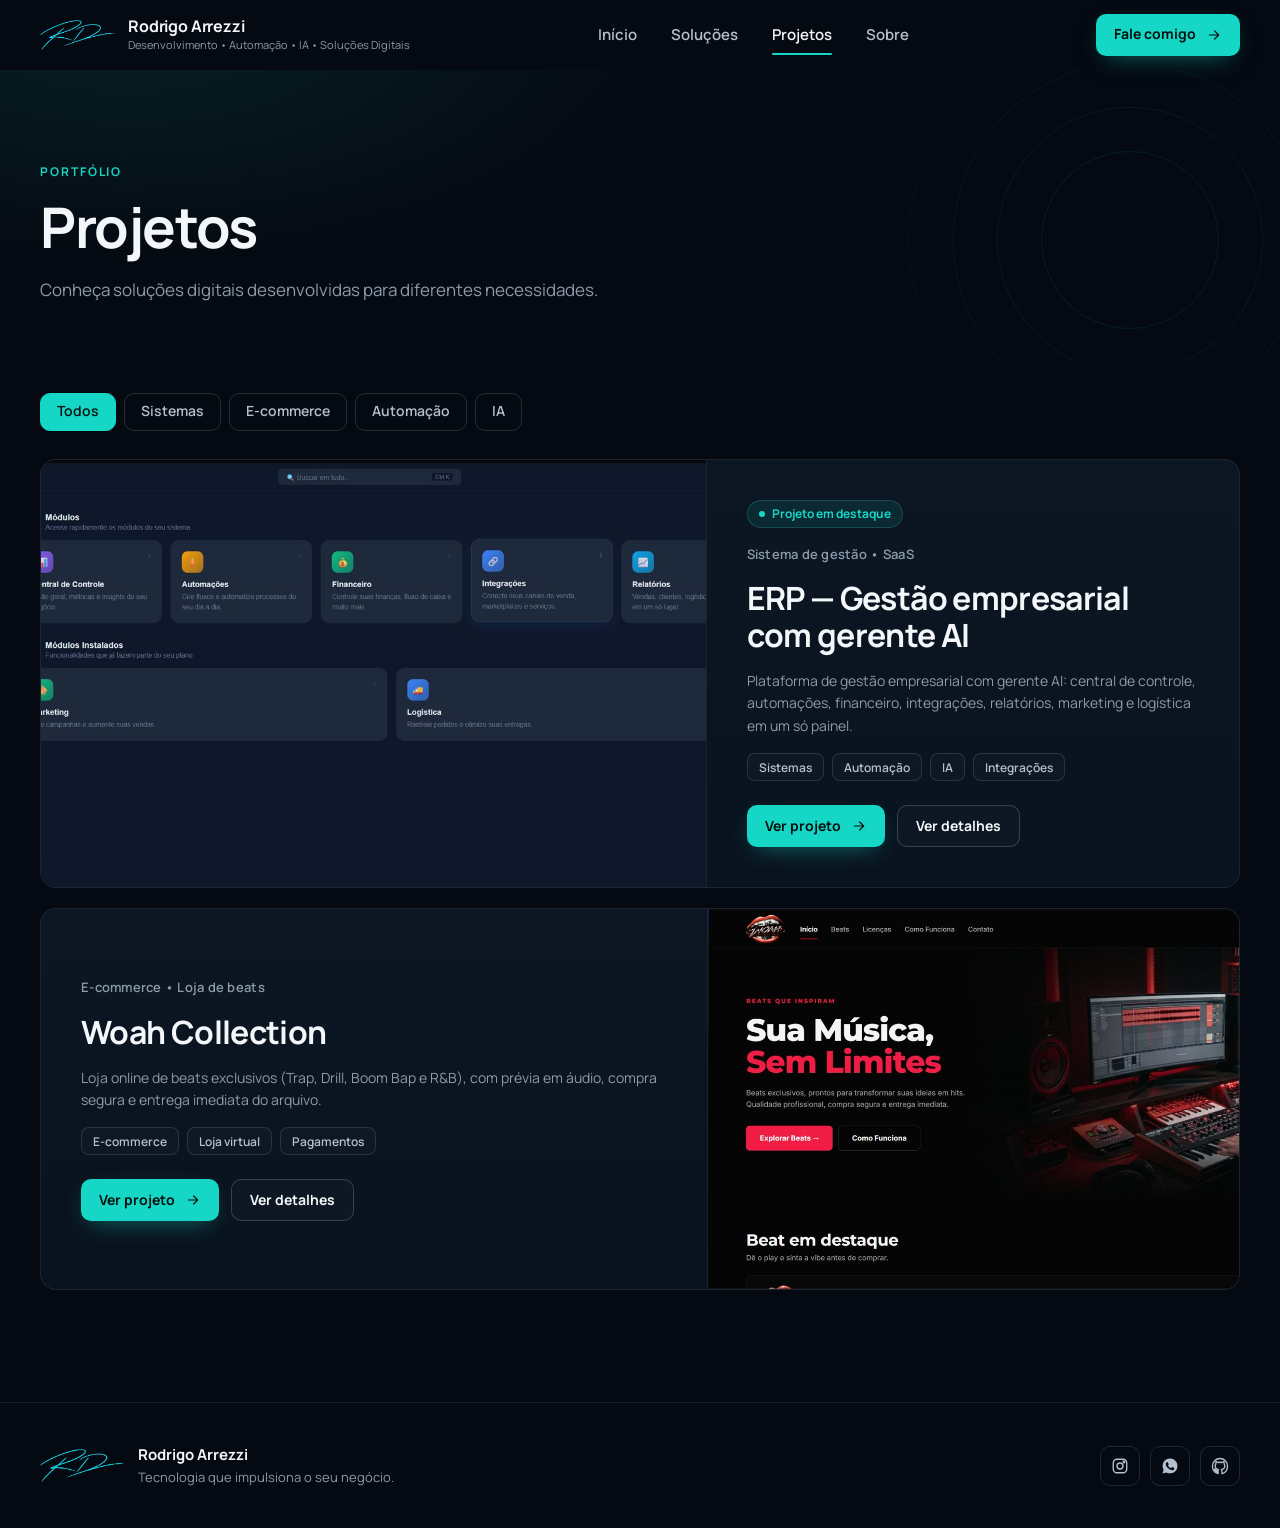
<file: recursos.html>
<!doctype html>
<html lang="pt-BR">
<head>
<meta charset="utf-8">
<meta name="viewport" content="width=device-width, initial-scale=1">
<title>Projetos — Rodrigo Arrezzi</title>
<meta name="description" content="Conheça soluções digitais desenvolvidas por Rodrigo Arrezzi: sistemas, automação, IA e e-commerce.">
<meta name="theme-color" content="#050A12">
<meta property="og:title" content="Projetos — Rodrigo Arrezzi">
<meta property="og:description" content="Conheça soluções digitais desenvolvidas por Rodrigo Arrezzi: sistemas, automação, IA e e-commerce.">
<meta property="og:type" content="website">
<meta property="og:image" content="https://rodrigoarrezzi.com/assets/foguete.jpg">
<link rel="icon" href="assets/favicon.ico" sizes="any">
<link rel="icon" type="image/png" sizes="32x32" href="assets/favicon-32.png">
<link rel="icon" type="image/png" sizes="16x16" href="assets/favicon-16.png">
<link rel="apple-touch-icon" sizes="180x180" href="assets/apple-touch-icon.png">
<link rel="preconnect" href="https://fonts.googleapis.com">
<link rel="preconnect" href="https://fonts.gstatic.com" crossorigin>
<link rel="stylesheet" href="assets/styles.css">
</head>
<body>
<header class="header">
  <div class="container header-inner">
    <a href="index.html" class="brand" aria-label="Rodrigo Arrezzi, página inicial">
      <img src="assets/rd-logo.png" alt="" width="76" height="30">
      <div>
        <div class="brand-name">Rodrigo Arrezzi</div>
        <div class="brand-tag">Desenvolvimento • Automação • IA • Soluções Digitais</div>
      </div>
    </a>
    <nav class="nav" aria-label="Principal"><a href="index.html">Início</a><a href="solucoes.html">Soluções</a><a href="recursos.html" class="active" aria-current="page">Projetos</a><a href="sobre.html">Sobre</a></nav>
    <div class="header-cta">
      <a href="contato.html" class="btn btn-primary btn-sm">Fale comigo <svg viewBox="0 0 24 24" fill="none" stroke="currentColor" stroke-width="1.8" stroke-linecap="round" stroke-linejoin="round" aria-hidden="true"><path d="M5 12h14M13 6l6 6-6 6"/></svg></a>
      <button type="button" class="menu-btn" aria-label="Abrir menu" data-menu-open><svg viewBox="0 0 24 24" fill="none" stroke="currentColor" stroke-width="1.8" stroke-linecap="round" stroke-linejoin="round" aria-hidden="true"><path d="M4 7h16M4 12h16M4 17h16"/></svg></button>
    </div>
  </div>
</header>

<div class="mobile-menu" data-menu role="dialog" aria-modal="true" aria-label="Menu">
  <div class="mobile-menu-head">
    <a href="index.html" class="brand"><img src="assets/rd-logo.png" alt="" width="76" height="30"><div class="brand-name">Rodrigo Arrezzi</div></a>
    <button type="button" class="menu-btn" style="display:flex" aria-label="Fechar menu" data-menu-close><svg viewBox="0 0 24 24" fill="none" stroke="currentColor" stroke-width="1.8" stroke-linecap="round" stroke-linejoin="round" aria-hidden="true"><path d="M18 6L6 18M6 6l12 12"/></svg></button>
  </div>
  <nav class="mobile-links"><a href="index.html">Início</a><a href="solucoes.html">Soluções</a><a href="recursos.html" class="active">Projetos</a><a href="sobre.html">Sobre</a><a href="contato.html">Fale comigo</a></nav>
  <div class="mobile-menu-foot"><a href="contato.html" class="btn btn-primary">Fale comigo <svg viewBox="0 0 24 24" fill="none" stroke="currentColor" stroke-width="1.8" stroke-linecap="round" stroke-linejoin="round" aria-hidden="true"><path d="M5 12h14M13 6l6 6-6 6"/></svg></a></div>
</div>

<main>
<section class="page-hero">
  <svg class="deco" viewBox="0 0 520 520" aria-hidden="true"><g fill="none" stroke="#16D6C5">
      <circle cx="260" cy="260" r="250" stroke-opacity=".08"/><circle cx="260" cy="260" r="200" stroke-opacity=".12"/>
      <circle cx="260" cy="260" r="150" stroke-opacity=".16"/><circle cx="260" cy="260" r="100" stroke-opacity=".2"/></g></svg>
  <div class="container">
    <span class="eyebrow reveal">Portfólio</span>
    <h1 class="h1 reveal d1">Projetos</h1>
    <p class="lead reveal d2">Conheça soluções digitais desenvolvidas para diferentes necessidades.</p>
  </div>
</section>
<section class="section" style="padding-top:32px">
  <div class="container">
    <div class="filters reveal" role="group" aria-label="Filtrar projetos"><button type="button" class="filter active" data-filter="todos" aria-pressed="true">Todos</button><button type="button" class="filter" data-filter="sistemas" aria-pressed="false">Sistemas</button><button type="button" class="filter" data-filter="ecommerce" aria-pressed="false">E-commerce</button><button type="button" class="filter" data-filter="automacao" aria-pressed="false">Automação</button><button type="button" class="filter" data-filter="ia" aria-pressed="false">IA</button></div>
    <article class="card project-featured card-hover reveal" data-project="erp" data-categories="sistemas automacao ia" aria-label="ERP — Gestão empresarial com gerente AI: ver detalhes">
      <div class="shot"><img src="assets/erp.jpg" alt="Tela do ERP — Gestão empresarial com gerente AI" loading="lazy"></div>
      <div class="body">
        <span class="badge">Projeto em destaque</span>
        <div class="project-meta">Sistema de gestão • SaaS</div>
        <h3 class="h2">ERP — Gestão empresarial com gerente AI</h3>
        <p class="small">Plataforma de gestão empresarial com gerente AI: central de controle, automações, financeiro, integrações, relatórios, marketing e logística em um só painel.</p>
        <div class="tags"><span class="tag">Sistemas</span><span class="tag">Automação</span><span class="tag">IA</span><span class="tag">Integrações</span></div>
        <div class="project-actions">
          <a href="https://sistema-w7ox.onrender.com" target="_blank" rel="noopener" class="btn btn-primary btn-sm">Ver projeto <svg viewBox="0 0 24 24" fill="none" stroke="currentColor" stroke-width="1.8" stroke-linecap="round" stroke-linejoin="round" aria-hidden="true"><path d="M5 12h14M13 6l6 6-6 6"/></svg></a>
          <button type="button" class="btn btn-ghost btn-sm" data-details>Ver detalhes</button>
        </div>
      </div>
    </article>
    <article class="card project-featured reverse card-hover reveal" data-project="woah" data-categories="ecommerce" aria-label="Woah Collection: ver detalhes">
      <div class="shot"><img src="assets/woah.jpg" alt="Tela do Woah Collection" loading="lazy"></div>
      <div class="body">
        
        <div class="project-meta">E-commerce • Loja de beats</div>
        <h3 class="h2">Woah Collection</h3>
        <p class="small">Loja online de beats exclusivos (Trap, Drill, Boom Bap e R&amp;B), com prévia em áudio, compra segura e entrega imediata do arquivo.</p>
        <div class="tags"><span class="tag">E-commerce</span><span class="tag">Loja virtual</span><span class="tag">Pagamentos</span></div>
        <div class="project-actions">
          <a href="https://www.woahcolletion.com/woah-collection/index.html" target="_blank" rel="noopener" class="btn btn-primary btn-sm">Ver projeto <svg viewBox="0 0 24 24" fill="none" stroke="currentColor" stroke-width="1.8" stroke-linecap="round" stroke-linejoin="round" aria-hidden="true"><path d="M5 12h14M13 6l6 6-6 6"/></svg></a>
          <button type="button" class="btn btn-ghost btn-sm" data-details>Ver detalhes</button>
        </div>
      </div>
    </article>
    <div class="empty-state" data-empty>Nenhum projeto nesta categoria ainda. <a href="contato.html" class="link-arrow">Que tal ser o primeiro? <svg viewBox="0 0 24 24" fill="none" stroke="currentColor" stroke-width="1.8" stroke-linecap="round" stroke-linejoin="round" aria-hidden="true"><path d="M5 12h14M13 6l6 6-6 6"/></svg></a></div>
  </div>
</section>

</main>
<footer class="footer">
  <div class="container">
    <div class="footer-top">
      <div class="footer-brand">
        <img src="assets/rd-logo.png" alt="Logo RD" width="84" height="33">
        <div><div class="t1">Rodrigo Arrezzi</div><div class="t2">Tecnologia que impulsiona o seu negócio.</div></div>
      </div>
      <div class="socials">
        <a href="https://www.instagram.com/rodrigoarrezzidev/" target="_blank" rel="noopener" aria-label="Instagram"><svg viewBox="0 0 24 24" fill="none" stroke="currentColor" stroke-width="1.8" stroke-linecap="round" stroke-linejoin="round" aria-hidden="true"><rect x="3" y="3" width="18" height="18" rx="5"/><circle cx="12" cy="12" r="4"/><circle cx="17.3" cy="6.7" r="1"/></svg></a>
        <a href="https://wa.me/5527996386305" target="_blank" rel="noopener" aria-label="WhatsApp"><svg viewBox="0 0 24 24" fill="currentColor" aria-hidden="true"><path d="M12.04 2C6.58 2 2.13 6.45 2.13 11.91c0 1.85.5 3.58 1.4 5.16L2 22l5.09-1.5a9.9 9.9 0 004.95 1.32h.01c5.46 0 9.91-4.45 9.91-9.91S17.5 2 12.04 2zm5.63 14.18c-.24.68-1.41 1.31-1.94 1.38-.5.07-1.11.1-1.79-.11-.41-.13-.94-.3-1.62-.6-2.86-1.24-4.72-4.13-4.86-4.32-.14-.19-1.16-1.55-1.16-2.96 0-1.4.73-2.09 1-2.38.26-.28.57-.35.76-.35h.55c.18 0 .42-.03.65.5.24.56.8 1.94.87 2.08.07.14.11.3.02.49-.09.19-.14.3-.28.46-.14.16-.29.36-.42.48-.14.14-.28.29-.12.57.16.28.71 1.18 1.53 1.91 1.05.94 1.94 1.23 2.22 1.37.28.14.44.12.6-.07.16-.19.68-.79.87-1.06.19-.28.37-.23.62-.14.26.09 1.63.77 1.91.91.28.14.47.21.53.33.07.12.07.68-.17 1.35z"/></svg></a>
        <a href="https://github.com/RD921?tab=repositories" target="_blank" rel="noopener" aria-label="GitHub"><svg viewBox="0 0 24 24" fill="none" stroke="currentColor" stroke-width="1.8" stroke-linecap="round" stroke-linejoin="round" aria-hidden="true"><path d="M12 2C6.48 2 2 6.58 2 12.25c0 4.53 2.87 8.37 6.84 9.73.5.1.68-.22.68-.5 0-.24-.01-1.04-.01-1.89-2.78.62-3.37-1.21-3.37-1.21-.45-1.18-1.11-1.5-1.11-1.5-.9-.63.07-.62.07-.62 1 .07 1.53 1.05 1.53 1.05.89 1.56 2.34 1.11 2.91.85.09-.66.35-1.11.63-1.37-2.22-.26-4.56-1.14-4.56-5.06 0-1.12.39-2.03 1.03-2.75-.1-.26-.45-1.31.1-2.73 0 0 .84-.28 2.75 1.05a9.3 9.3 0 015 0c1.91-1.33 2.75-1.05 2.75-1.05.55 1.42.2 2.47.1 2.73.64.72 1.03 1.63 1.03 2.75 0 3.93-2.34 4.79-4.57 5.05.36.32.68.95.68 1.92 0 1.39-.01 2.5-.01 2.84 0 .28.18.61.69.5A10.26 10.26 0 0022 12.25C22 6.58 17.52 2 12 2z"/></svg></a>
      </div>
    </div>
  </div>
</footer>
<div class="modal" data-modal="erp" role="dialog" aria-modal="true" aria-labelledby="m-erp">
  <div class="modal-box">
    <button type="button" class="modal-close" aria-label="Fechar" data-modal-close><svg viewBox="0 0 24 24" fill="none" stroke="currentColor" stroke-width="1.8" stroke-linecap="round" stroke-linejoin="round" aria-hidden="true"><path d="M18 6L6 18M6 6l12 12"/></svg></button>
    <img class="modal-img" src="assets/erp.jpg" alt="">
    <span class="eyebrow">Sistema de gestão • SaaS</span>
    <h2 class="h2" id="m-erp">ERP — Gestão empresarial com gerente AI</h2>
    <p class="lead">Um sistema de gestão feito para empresas que vendem em vários canais. Reúne em um só painel o que normalmente fica espalhado em planilhas e sistemas diferentes, com um gerente AI que ajuda a acompanhar a operação.</p>
    <ul class="modal-list"><li><strong>Central de Controle</strong>Visão geral, métricas e insights do negócio.</li><li><strong>Automações</strong>Fluxos que automatizam o dia a dia.</li><li><strong>Financeiro</strong>Finanças, fluxo de caixa e muito mais.</li><li><strong>Integrações</strong>Canais de venda, marketplaces e serviços.</li><li><strong>Relatórios</strong>Vendas, clientes, logística e produtos.</li><li><strong>Marketing</strong>Campanhas para aumentar as vendas.</li><li><strong>Logística</strong>Rastreio de pedidos e entregas.</li><li><strong>Gerente AI</strong>Assistente com IA dentro do sistema.</li></ul>
    <a href="https://sistema-w7ox.onrender.com" target="_blank" rel="noopener" class="btn btn-primary">Acessar o sistema <svg viewBox="0 0 24 24" fill="none" stroke="currentColor" stroke-width="1.8" stroke-linecap="round" stroke-linejoin="round" aria-hidden="true"><path d="M5 12h14M13 6l6 6-6 6"/></svg></a>
  </div>
</div>
<div class="modal" data-modal="woah" role="dialog" aria-modal="true" aria-labelledby="m-woah">
  <div class="modal-box">
    <button type="button" class="modal-close" aria-label="Fechar" data-modal-close><svg viewBox="0 0 24 24" fill="none" stroke="currentColor" stroke-width="1.8" stroke-linecap="round" stroke-linejoin="round" aria-hidden="true"><path d="M18 6L6 18M6 6l12 12"/></svg></button>
    <img class="modal-img" src="assets/woah.jpg" alt="">
    <span class="eyebrow">E-commerce • Loja de beats</span>
    <h2 class="h2" id="m-woah">Woah Collection</h2>
    <p class="lead">Loja online de beats exclusivos para artistas que querem gravar com qualidade de estúdio. O cliente escuta, escolhe e compra o beat direto pelo site, e recebe o arquivo na hora.</p>
    <ul class="modal-list"><li><strong>Catálogo de beats</strong>Trap, Drill, Boom Bap e R&amp;B em um só lugar.</li><li><strong>Prévia em áudio</strong>Dá para ouvir cada beat antes de comprar.</li><li><strong>Beat em destaque</strong>Vitrine para os lançamentos principais.</li><li><strong>Compra segura</strong>Pagamento direto pela loja.</li><li><strong>Entrega imediata</strong>O arquivo chega logo após a compra.</li><li><strong>100% original</strong>Beats exclusivos, feitos do zero.</li></ul>
    <a href="https://www.woahcolletion.com/woah-collection/index.html" target="_blank" rel="noopener" class="btn btn-primary">Acessar a loja <svg viewBox="0 0 24 24" fill="none" stroke="currentColor" stroke-width="1.8" stroke-linecap="round" stroke-linejoin="round" aria-hidden="true"><path d="M5 12h14M13 6l6 6-6 6"/></svg></a>
  </div>
</div>
<script src="assets/script.js"></script>
</body>
</html>
</file>
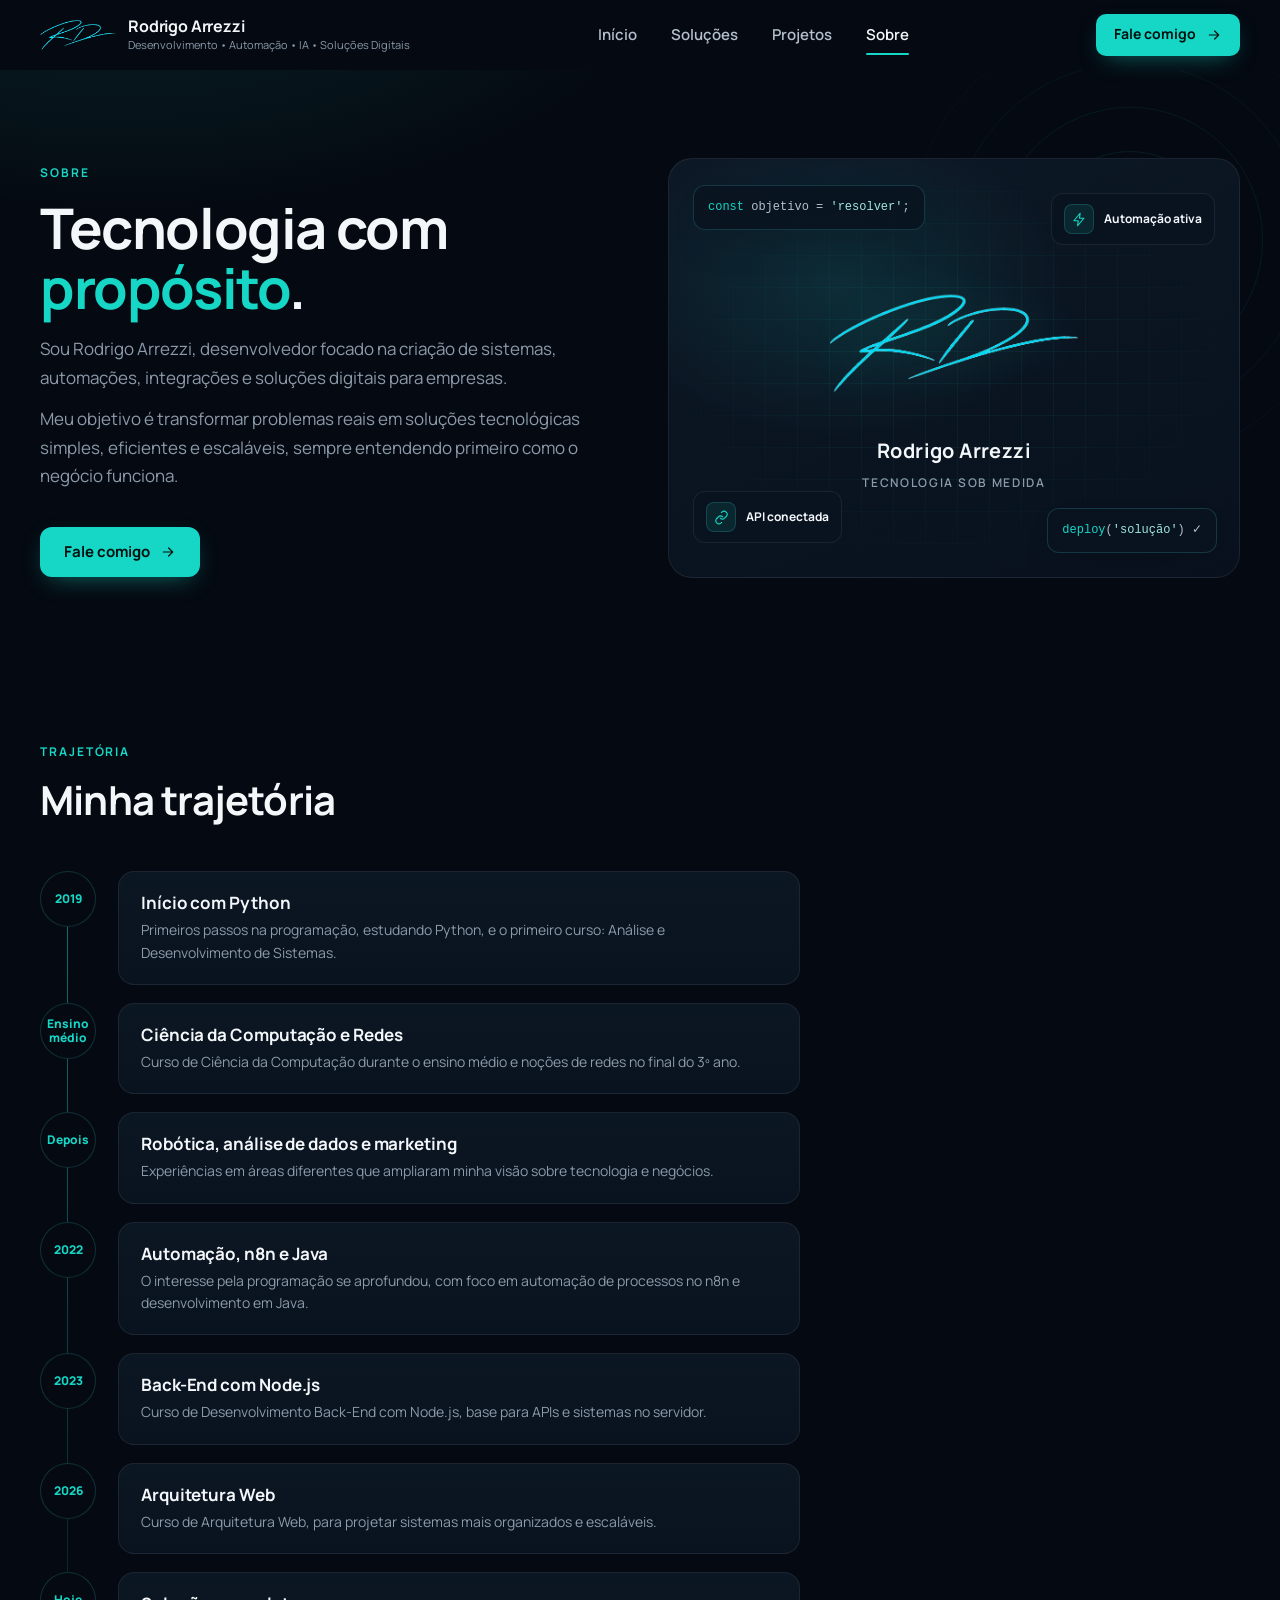
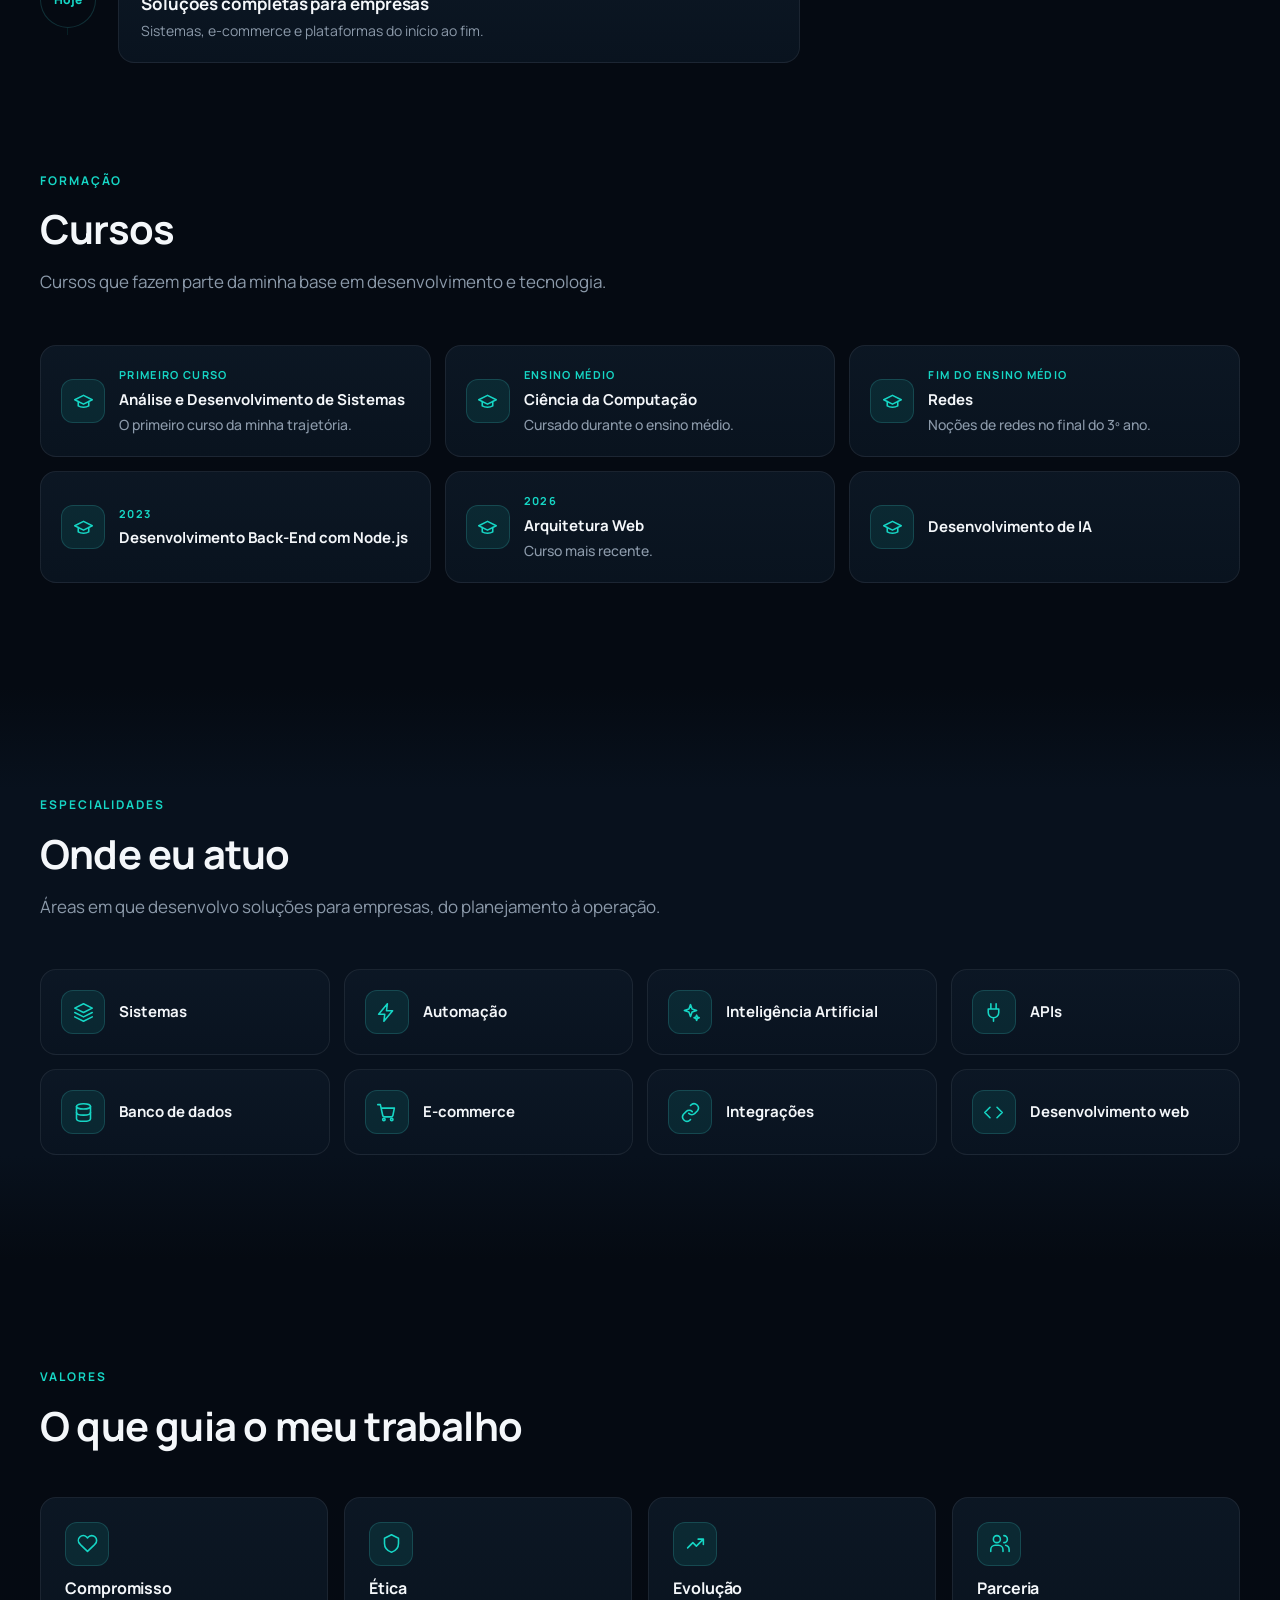
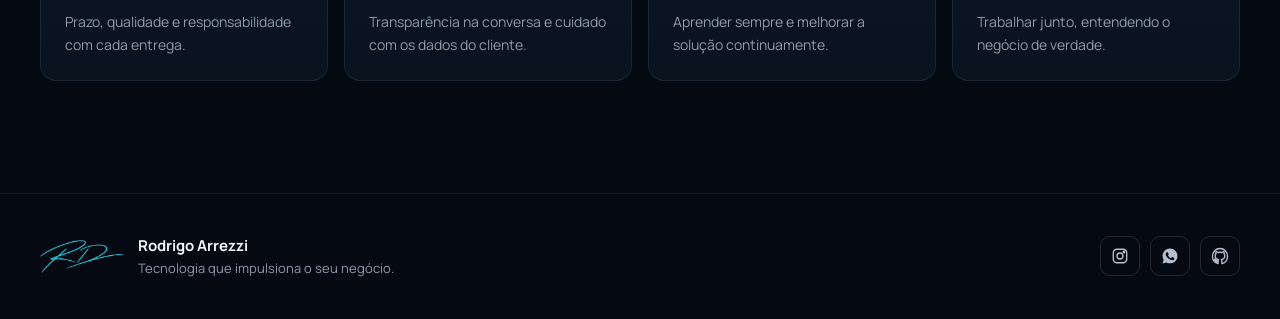
<file: sobre.html>
<!doctype html>
<html lang="pt-BR">
<head>
<meta charset="utf-8">
<meta name="viewport" content="width=device-width, initial-scale=1">
<title>Sobre — Rodrigo Arrezzi</title>
<meta name="description" content="Rodrigo Arrezzi, desenvolvedor de sistemas, automações, integrações e soluções digitais para empresas.">
<meta name="theme-color" content="#050A12">
<meta property="og:title" content="Sobre — Rodrigo Arrezzi">
<meta property="og:description" content="Rodrigo Arrezzi, desenvolvedor de sistemas, automações, integrações e soluções digitais para empresas.">
<meta property="og:type" content="website">
<meta property="og:image" content="https://rodrigoarrezzi.com/assets/foguete.jpg">
<link rel="icon" href="assets/favicon.ico" sizes="any">
<link rel="icon" type="image/png" sizes="32x32" href="assets/favicon-32.png">
<link rel="icon" type="image/png" sizes="16x16" href="assets/favicon-16.png">
<link rel="apple-touch-icon" sizes="180x180" href="assets/apple-touch-icon.png">
<link rel="preconnect" href="https://fonts.googleapis.com">
<link rel="preconnect" href="https://fonts.gstatic.com" crossorigin>
<link rel="stylesheet" href="assets/styles.css">
</head>
<body>
<header class="header">
  <div class="container header-inner">
    <a href="index.html" class="brand" aria-label="Rodrigo Arrezzi, página inicial">
      <img src="assets/rd-logo.png" alt="" width="76" height="30">
      <div>
        <div class="brand-name">Rodrigo Arrezzi</div>
        <div class="brand-tag">Desenvolvimento • Automação • IA • Soluções Digitais</div>
      </div>
    </a>
    <nav class="nav" aria-label="Principal"><a href="index.html">Início</a><a href="solucoes.html">Soluções</a><a href="recursos.html">Projetos</a><a href="sobre.html" class="active" aria-current="page">Sobre</a></nav>
    <div class="header-cta">
      <a href="contato.html" class="btn btn-primary btn-sm">Fale comigo <svg viewBox="0 0 24 24" fill="none" stroke="currentColor" stroke-width="1.8" stroke-linecap="round" stroke-linejoin="round" aria-hidden="true"><path d="M5 12h14M13 6l6 6-6 6"/></svg></a>
      <button type="button" class="menu-btn" aria-label="Abrir menu" data-menu-open><svg viewBox="0 0 24 24" fill="none" stroke="currentColor" stroke-width="1.8" stroke-linecap="round" stroke-linejoin="round" aria-hidden="true"><path d="M4 7h16M4 12h16M4 17h16"/></svg></button>
    </div>
  </div>
</header>

<div class="mobile-menu" data-menu role="dialog" aria-modal="true" aria-label="Menu">
  <div class="mobile-menu-head">
    <a href="index.html" class="brand"><img src="assets/rd-logo.png" alt="" width="76" height="30"><div class="brand-name">Rodrigo Arrezzi</div></a>
    <button type="button" class="menu-btn" style="display:flex" aria-label="Fechar menu" data-menu-close><svg viewBox="0 0 24 24" fill="none" stroke="currentColor" stroke-width="1.8" stroke-linecap="round" stroke-linejoin="round" aria-hidden="true"><path d="M18 6L6 18M6 6l12 12"/></svg></button>
  </div>
  <nav class="mobile-links"><a href="index.html">Início</a><a href="solucoes.html">Soluções</a><a href="recursos.html">Projetos</a><a href="sobre.html" class="active">Sobre</a><a href="contato.html">Fale comigo</a></nav>
  <div class="mobile-menu-foot"><a href="contato.html" class="btn btn-primary">Fale comigo <svg viewBox="0 0 24 24" fill="none" stroke="currentColor" stroke-width="1.8" stroke-linecap="round" stroke-linejoin="round" aria-hidden="true"><path d="M5 12h14M13 6l6 6-6 6"/></svg></a></div>
</div>

<main>
<section class="page-hero">
  <svg class="deco" viewBox="0 0 520 520" aria-hidden="true"><g fill="none" stroke="#16D6C5">
      <circle cx="260" cy="260" r="250" stroke-opacity=".08"/><circle cx="260" cy="260" r="200" stroke-opacity=".12"/>
      <circle cx="260" cy="260" r="150" stroke-opacity=".16"/><circle cx="260" cy="260" r="100" stroke-opacity=".2"/></g></svg>
  <div class="container about">
    <div>
      <span class="eyebrow reveal">Sobre</span>
      <h1 class="h1 reveal d1">Tecnologia com <span class="accent">propósito</span>.</h1>
      <p class="lead reveal d2">Sou Rodrigo Arrezzi, desenvolvedor focado na criação de sistemas, automações, integrações e soluções digitais para empresas.</p>
      <p class="lead reveal d3">Meu objetivo é transformar problemas reais em soluções tecnológicas simples, eficientes e escaláveis, sempre entendendo primeiro como o negócio funciona.</p>
      <div class="hero-actions reveal d4"><a href="contato.html" class="btn btn-primary">Fale comigo <svg viewBox="0 0 24 24" fill="none" stroke="currentColor" stroke-width="1.8" stroke-linecap="round" stroke-linejoin="round" aria-hidden="true"><path d="M5 12h14M13 6l6 6-6 6"/></svg></a></div>
    </div>
    <div class="about-art reveal" aria-hidden="true">
      <div class="grid-bg"></div>
      <div class="code-chip c1"><span class="k">const</span> objetivo = <span class="s">'resolver'</span>;</div>
      <div class="ui-chip u1"><div class="icon-box"><svg viewBox="0 0 24 24" fill="none" stroke="currentColor" stroke-width="1.8" stroke-linecap="round" stroke-linejoin="round" aria-hidden="true"><path d="M13 2L3 14h7l-1 8 10-12h-7l1-8z"/></svg></div>Automação ativa</div>
      <img class="sig" src="assets/rd-logo.png" alt="">
      <div class="name">Rodrigo Arrezzi<small>Tecnologia sob medida</small></div>
      <div class="ui-chip u2"><div class="icon-box"><svg viewBox="0 0 24 24" fill="none" stroke="currentColor" stroke-width="1.8" stroke-linecap="round" stroke-linejoin="round" aria-hidden="true"><path d="M10 13a5 5 0 007 0l3-3a5 5 0 00-7-7l-1 1M14 11a5 5 0 00-7 0l-3 3a5 5 0 007 7l1-1"/></svg></div>API conectada</div>
      <div class="code-chip c2"><span class="k">deploy</span>(<span class="s">'solução'</span>) ✓</div>
    </div>
  </div>
</section>

<section class="section">
  <div class="container">
    <div class="section-title reveal"><span class="eyebrow">Trajetória</span><h2 class="h2">Minha trajetória</h2></div>
    <div class="timeline"><div class="tl-item reveal d1"><div class="tl-dot">2019</div><div class="card tl-card"><h3 class="h3">Início com Python</h3><p class="small">Primeiros passos na programação, estudando Python, e o primeiro curso: Análise e Desenvolvimento de Sistemas.</p></div></div><div class="tl-item reveal d2"><div class="tl-dot">Ensino médio</div><div class="card tl-card"><h3 class="h3">Ciência da Computação e Redes</h3><p class="small">Curso de Ciência da Computação durante o ensino médio e noções de redes no final do 3º ano.</p></div></div><div class="tl-item reveal d3"><div class="tl-dot">Depois</div><div class="card tl-card"><h3 class="h3">Robótica, análise de dados e marketing</h3><p class="small">Experiências em áreas diferentes que ampliaram minha visão sobre tecnologia e negócios.</p></div></div><div class="tl-item reveal d4"><div class="tl-dot">2022</div><div class="card tl-card"><h3 class="h3">Automação, n8n e Java</h3><p class="small">O interesse pela programação se aprofundou, com foco em automação de processos no n8n e desenvolvimento em Java.</p></div></div><div class="tl-item reveal d5"><div class="tl-dot">2023</div><div class="card tl-card"><h3 class="h3">Back-End com Node.js</h3><p class="small">Curso de Desenvolvimento Back-End com Node.js, base para APIs e sistemas no servidor.</p></div></div><div class="tl-item reveal d5"><div class="tl-dot">2026</div><div class="card tl-card"><h3 class="h3">Arquitetura Web</h3><p class="small">Curso de Arquitetura Web, para projetar sistemas mais organizados e escaláveis.</p></div></div><div class="tl-item reveal d5"><div class="tl-dot">Hoje</div><div class="card tl-card"><h3 class="h3">Soluções completas para empresas</h3><p class="small">Sistemas, e-commerce e plataformas do início ao fim.</p></div></div></div>
  </div>
</section>

<section class="section" style="padding-top:0">
  <div class="container">
    <div class="section-title reveal"><span class="eyebrow">Formação</span><h2 class="h2">Cursos</h2><p class="lead">Cursos que fazem parte da minha base em desenvolvimento e tecnologia.</p></div>
    <div class="specialties courses"><div class="card specialty card-hover reveal d1"><div class="icon-box"><svg viewBox="0 0 24 24" fill="none" stroke="currentColor" stroke-width="1.8" stroke-linecap="round" stroke-linejoin="round" aria-hidden="true"><path d="M22 10L12 5 2 10l10 5 10-5z"/><path d="M6 12v5c3 2 9 2 12 0v-5"/></svg></div><div><div class="course-when">Primeiro curso</div>Análise e Desenvolvimento de Sistemas<div class="small" style="font-weight:500;margin-top:2px">O primeiro curso da minha trajetória.</div></div></div><div class="card specialty card-hover reveal d2"><div class="icon-box"><svg viewBox="0 0 24 24" fill="none" stroke="currentColor" stroke-width="1.8" stroke-linecap="round" stroke-linejoin="round" aria-hidden="true"><path d="M22 10L12 5 2 10l10 5 10-5z"/><path d="M6 12v5c3 2 9 2 12 0v-5"/></svg></div><div><div class="course-when">Ensino médio</div>Ciência da Computação<div class="small" style="font-weight:500;margin-top:2px">Cursado durante o ensino médio.</div></div></div><div class="card specialty card-hover reveal d3"><div class="icon-box"><svg viewBox="0 0 24 24" fill="none" stroke="currentColor" stroke-width="1.8" stroke-linecap="round" stroke-linejoin="round" aria-hidden="true"><path d="M22 10L12 5 2 10l10 5 10-5z"/><path d="M6 12v5c3 2 9 2 12 0v-5"/></svg></div><div><div class="course-when">Fim do ensino médio</div>Redes<div class="small" style="font-weight:500;margin-top:2px">Noções de redes no final do 3º ano.</div></div></div><div class="card specialty card-hover reveal d1"><div class="icon-box"><svg viewBox="0 0 24 24" fill="none" stroke="currentColor" stroke-width="1.8" stroke-linecap="round" stroke-linejoin="round" aria-hidden="true"><path d="M22 10L12 5 2 10l10 5 10-5z"/><path d="M6 12v5c3 2 9 2 12 0v-5"/></svg></div><div><div class="course-when">2023</div>Desenvolvimento Back-End com Node.js</div></div><div class="card specialty card-hover reveal d2"><div class="icon-box"><svg viewBox="0 0 24 24" fill="none" stroke="currentColor" stroke-width="1.8" stroke-linecap="round" stroke-linejoin="round" aria-hidden="true"><path d="M22 10L12 5 2 10l10 5 10-5z"/><path d="M6 12v5c3 2 9 2 12 0v-5"/></svg></div><div><div class="course-when">2026</div>Arquitetura Web<div class="small" style="font-weight:500;margin-top:2px">Curso mais recente.</div></div></div><div class="card specialty card-hover reveal d3"><div class="icon-box"><svg viewBox="0 0 24 24" fill="none" stroke="currentColor" stroke-width="1.8" stroke-linecap="round" stroke-linejoin="round" aria-hidden="true"><path d="M22 10L12 5 2 10l10 5 10-5z"/><path d="M6 12v5c3 2 9 2 12 0v-5"/></svg></div><div>Desenvolvimento de IA</div></div></div>
  </div>
</section>


<section class="section section-alt">
  <div class="container">
    <div class="section-title reveal"><span class="eyebrow">Especialidades</span><h2 class="h2">Onde eu atuo</h2><p class="lead">Áreas em que desenvolvo soluções para empresas, do planejamento à operação.</p></div>
    <div class="specialties"><div class="card specialty card-hover reveal d1"><div class="icon-box"><svg viewBox="0 0 24 24" fill="none" stroke="currentColor" stroke-width="1.8" stroke-linecap="round" stroke-linejoin="round" aria-hidden="true"><path d="M12 2l10 5-10 5L2 7l10-5z"/><path d="M2 12l10 5 10-5M2 17l10 5 10-5"/></svg></div>Sistemas</div><div class="card specialty card-hover reveal d2"><div class="icon-box"><svg viewBox="0 0 24 24" fill="none" stroke="currentColor" stroke-width="1.8" stroke-linecap="round" stroke-linejoin="round" aria-hidden="true"><path d="M13 2L3 14h7l-1 8 10-12h-7l1-8z"/></svg></div>Automação</div><div class="card specialty card-hover reveal d3"><div class="icon-box"><svg viewBox="0 0 24 24" fill="none" stroke="currentColor" stroke-width="1.8" stroke-linecap="round" stroke-linejoin="round" aria-hidden="true"><path d="M12 3l1.8 4.9L19 9.7l-5.2 1.8L12 16.5l-1.8-5L5 9.7l5.2-1.8z"/><path d="M19 15l.8 2.2L22 18l-2.2.8L19 21l-.8-2.2L16 18l2.2-.8z"/></svg></div>Inteligência Artificial</div><div class="card specialty card-hover reveal d4"><div class="icon-box"><svg viewBox="0 0 24 24" fill="none" stroke="currentColor" stroke-width="1.8" stroke-linecap="round" stroke-linejoin="round" aria-hidden="true"><path d="M9 2v6M15 2v6M6 8h12v4a6 6 0 01-12 0V8zM12 18v4"/></svg></div>APIs</div><div class="card specialty card-hover reveal d1"><div class="icon-box"><svg viewBox="0 0 24 24" fill="none" stroke="currentColor" stroke-width="1.8" stroke-linecap="round" stroke-linejoin="round" aria-hidden="true"><ellipse cx="12" cy="5" rx="8" ry="3"/><path d="M4 5v14c0 1.7 3.6 3 8 3s8-1.3 8-3V5"/><path d="M4 12c0 1.7 3.6 3 8 3s8-1.3 8-3"/></svg></div>Banco de dados</div><div class="card specialty card-hover reveal d2"><div class="icon-box"><svg viewBox="0 0 24 24" fill="none" stroke="currentColor" stroke-width="1.8" stroke-linecap="round" stroke-linejoin="round" aria-hidden="true"><circle cx="9" cy="20" r="1.4"/><circle cx="18" cy="20" r="1.4"/><path d="M2 3h3l2.7 12.4a2 2 0 002 1.6h7.6a2 2 0 002-1.6L21 7H6"/></svg></div>E-commerce</div><div class="card specialty card-hover reveal d3"><div class="icon-box"><svg viewBox="0 0 24 24" fill="none" stroke="currentColor" stroke-width="1.8" stroke-linecap="round" stroke-linejoin="round" aria-hidden="true"><path d="M10 13a5 5 0 007 0l3-3a5 5 0 00-7-7l-1 1M14 11a5 5 0 00-7 0l-3 3a5 5 0 007 7l1-1"/></svg></div>Integrações</div><div class="card specialty card-hover reveal d4"><div class="icon-box"><svg viewBox="0 0 24 24" fill="none" stroke="currentColor" stroke-width="1.8" stroke-linecap="round" stroke-linejoin="round" aria-hidden="true"><path d="M16 18l6-6-6-6M8 6l-6 6 6 6"/></svg></div>Desenvolvimento web</div></div>
  </div>
</section>

<section class="section">
  <div class="container">
    <div class="section-title reveal"><span class="eyebrow">Valores</span><h2 class="h2">O que guia o meu trabalho</h2></div>
    <div class="features"><article class="card feature card-hover reveal d1"><div class="icon-box"><svg viewBox="0 0 24 24" fill="none" stroke="currentColor" stroke-width="1.8" stroke-linecap="round" stroke-linejoin="round" aria-hidden="true"><path d="M20.8 4.6a5.5 5.5 0 00-7.8 0L12 5.7l-1-1.1a5.5 5.5 0 00-7.8 7.8l1 1.1L12 21l7.8-7.5 1-1.1a5.5 5.5 0 000-7.8z"/></svg></div><h3 class="h3">Compromisso</h3><p class="small">Prazo, qualidade e responsabilidade com cada entrega.</p></article><article class="card feature card-hover reveal d2"><div class="icon-box"><svg viewBox="0 0 24 24" fill="none" stroke="currentColor" stroke-width="1.8" stroke-linecap="round" stroke-linejoin="round" aria-hidden="true"><path d="M12 2l8 4v6c0 5-3.4 8.4-8 10-4.6-1.6-8-5-8-10V6z"/></svg></div><h3 class="h3">Ética</h3><p class="small">Transparência na conversa e cuidado com os dados do cliente.</p></article><article class="card feature card-hover reveal d3"><div class="icon-box"><svg viewBox="0 0 24 24" fill="none" stroke="currentColor" stroke-width="1.8" stroke-linecap="round" stroke-linejoin="round" aria-hidden="true"><path d="M3 17l6-6 4 4 8-8M15 7h6v6"/></svg></div><h3 class="h3">Evolução</h3><p class="small">Aprender sempre e melhorar a solução continuamente.</p></article><article class="card feature card-hover reveal d4"><div class="icon-box"><svg viewBox="0 0 24 24" fill="none" stroke="currentColor" stroke-width="1.8" stroke-linecap="round" stroke-linejoin="round" aria-hidden="true"><circle cx="9" cy="7" r="4"/><path d="M2 21v-2a5 5 0 015-5h4a5 5 0 015 5v2M17 11a4 4 0 000-8M23 21v-2a5 5 0 00-4-4.9"/></svg></div><h3 class="h3">Parceria</h3><p class="small">Trabalhar junto, entendendo o negócio de verdade.</p></article></div>
  </div>
</section>


</main>
<footer class="footer">
  <div class="container">
    <div class="footer-top">
      <div class="footer-brand">
        <img src="assets/rd-logo.png" alt="Logo RD" width="84" height="33">
        <div><div class="t1">Rodrigo Arrezzi</div><div class="t2">Tecnologia que impulsiona o seu negócio.</div></div>
      </div>
      <div class="socials">
        <a href="https://www.instagram.com/rodrigoarrezzidev/" target="_blank" rel="noopener" aria-label="Instagram"><svg viewBox="0 0 24 24" fill="none" stroke="currentColor" stroke-width="1.8" stroke-linecap="round" stroke-linejoin="round" aria-hidden="true"><rect x="3" y="3" width="18" height="18" rx="5"/><circle cx="12" cy="12" r="4"/><circle cx="17.3" cy="6.7" r="1"/></svg></a>
        <a href="https://wa.me/5527996386305" target="_blank" rel="noopener" aria-label="WhatsApp"><svg viewBox="0 0 24 24" fill="currentColor" aria-hidden="true"><path d="M12.04 2C6.58 2 2.13 6.45 2.13 11.91c0 1.85.5 3.58 1.4 5.16L2 22l5.09-1.5a9.9 9.9 0 004.95 1.32h.01c5.46 0 9.91-4.45 9.91-9.91S17.5 2 12.04 2zm5.63 14.18c-.24.68-1.41 1.31-1.94 1.38-.5.07-1.11.1-1.79-.11-.41-.13-.94-.3-1.62-.6-2.86-1.24-4.72-4.13-4.86-4.32-.14-.19-1.16-1.55-1.16-2.96 0-1.4.73-2.09 1-2.38.26-.28.57-.35.76-.35h.55c.18 0 .42-.03.65.5.24.56.8 1.94.87 2.08.07.14.11.3.02.49-.09.19-.14.3-.28.46-.14.16-.29.36-.42.48-.14.14-.28.29-.12.57.16.28.71 1.18 1.53 1.91 1.05.94 1.94 1.23 2.22 1.37.28.14.44.12.6-.07.16-.19.68-.79.87-1.06.19-.28.37-.23.62-.14.26.09 1.63.77 1.91.91.28.14.47.21.53.33.07.12.07.68-.17 1.35z"/></svg></a>
        <a href="https://github.com/RD921?tab=repositories" target="_blank" rel="noopener" aria-label="GitHub"><svg viewBox="0 0 24 24" fill="none" stroke="currentColor" stroke-width="1.8" stroke-linecap="round" stroke-linejoin="round" aria-hidden="true"><path d="M12 2C6.48 2 2 6.58 2 12.25c0 4.53 2.87 8.37 6.84 9.73.5.1.68-.22.68-.5 0-.24-.01-1.04-.01-1.89-2.78.62-3.37-1.21-3.37-1.21-.45-1.18-1.11-1.5-1.11-1.5-.9-.63.07-.62.07-.62 1 .07 1.53 1.05 1.53 1.05.89 1.56 2.34 1.11 2.91.85.09-.66.35-1.11.63-1.37-2.22-.26-4.56-1.14-4.56-5.06 0-1.12.39-2.03 1.03-2.75-.1-.26-.45-1.31.1-2.73 0 0 .84-.28 2.75 1.05a9.3 9.3 0 015 0c1.91-1.33 2.75-1.05 2.75-1.05.55 1.42.2 2.47.1 2.73.64.72 1.03 1.63 1.03 2.75 0 3.93-2.34 4.79-4.57 5.05.36.32.68.95.68 1.92 0 1.39-.01 2.5-.01 2.84 0 .28.18.61.69.5A10.26 10.26 0 0022 12.25C22 6.58 17.52 2 12 2z"/></svg></a>
      </div>
    </div>
  </div>
</footer>
<script src="assets/script.js"></script>
</body>
</html>
</file>
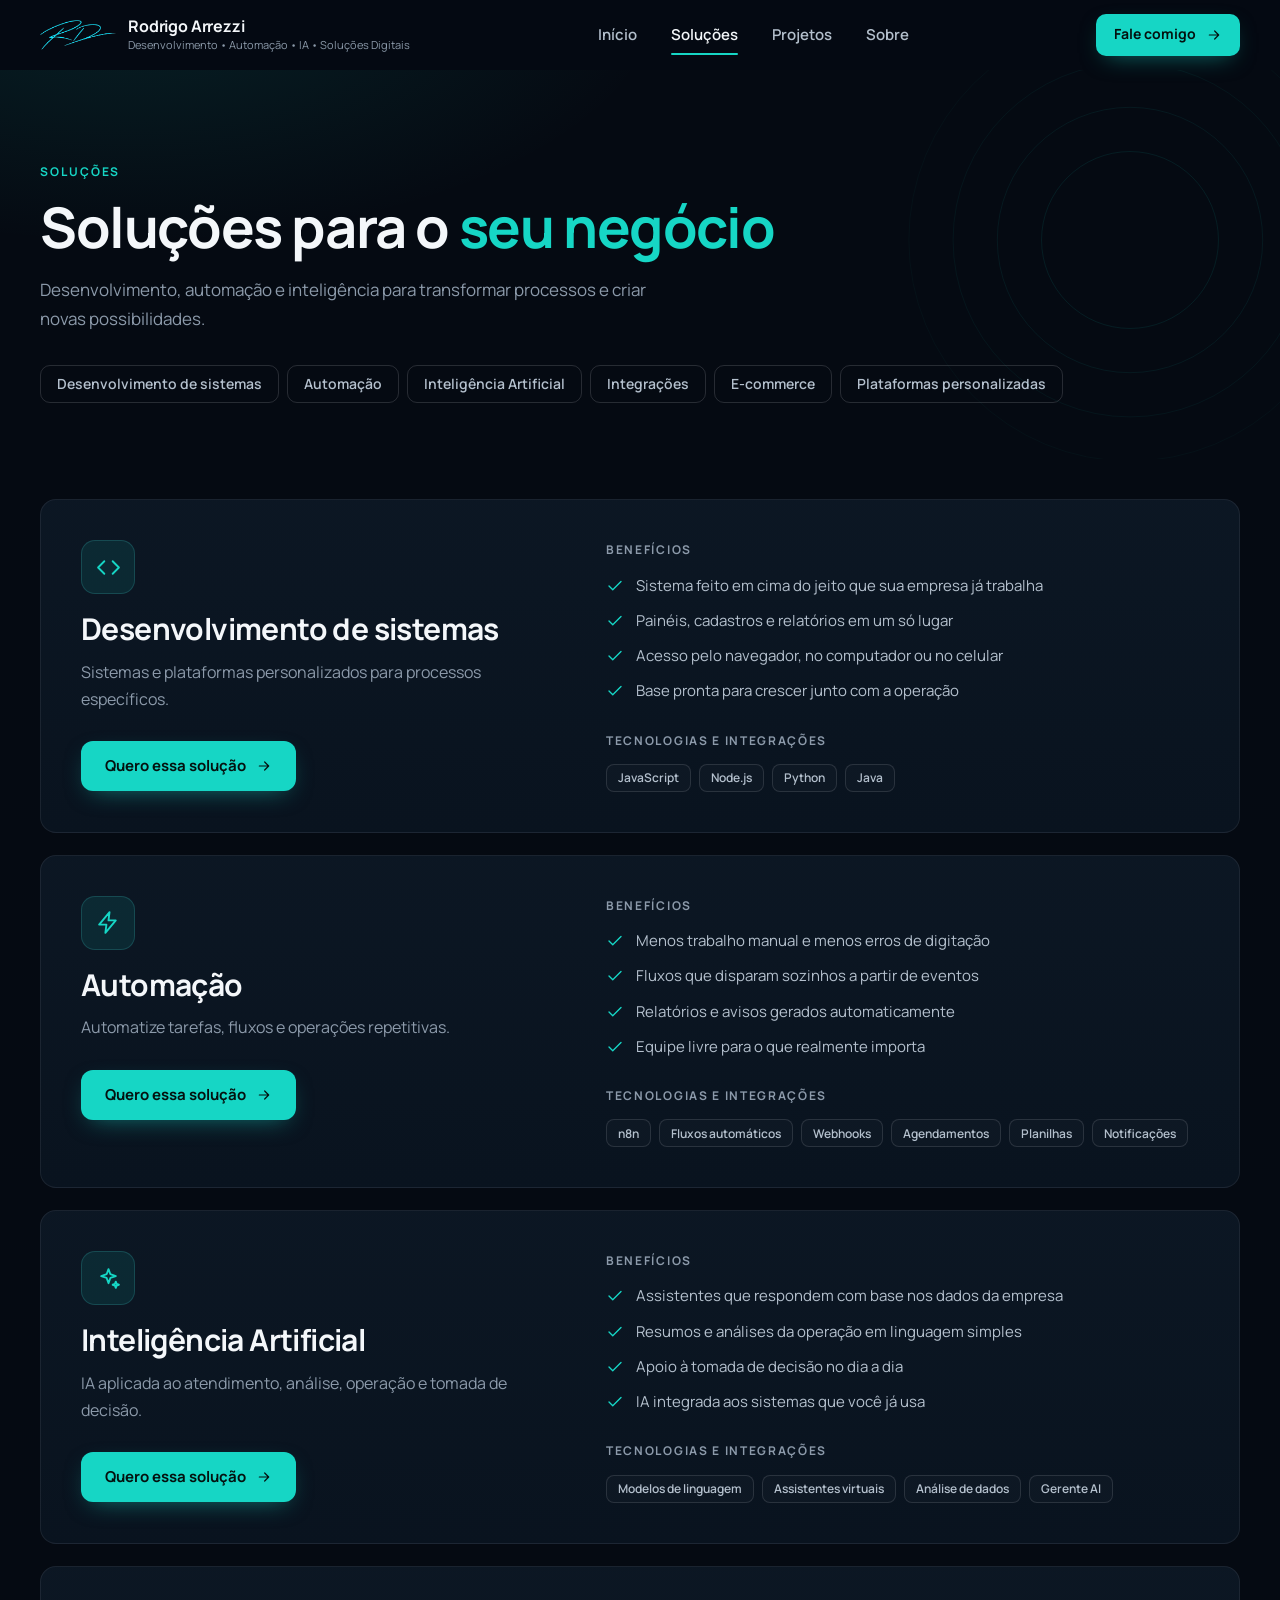
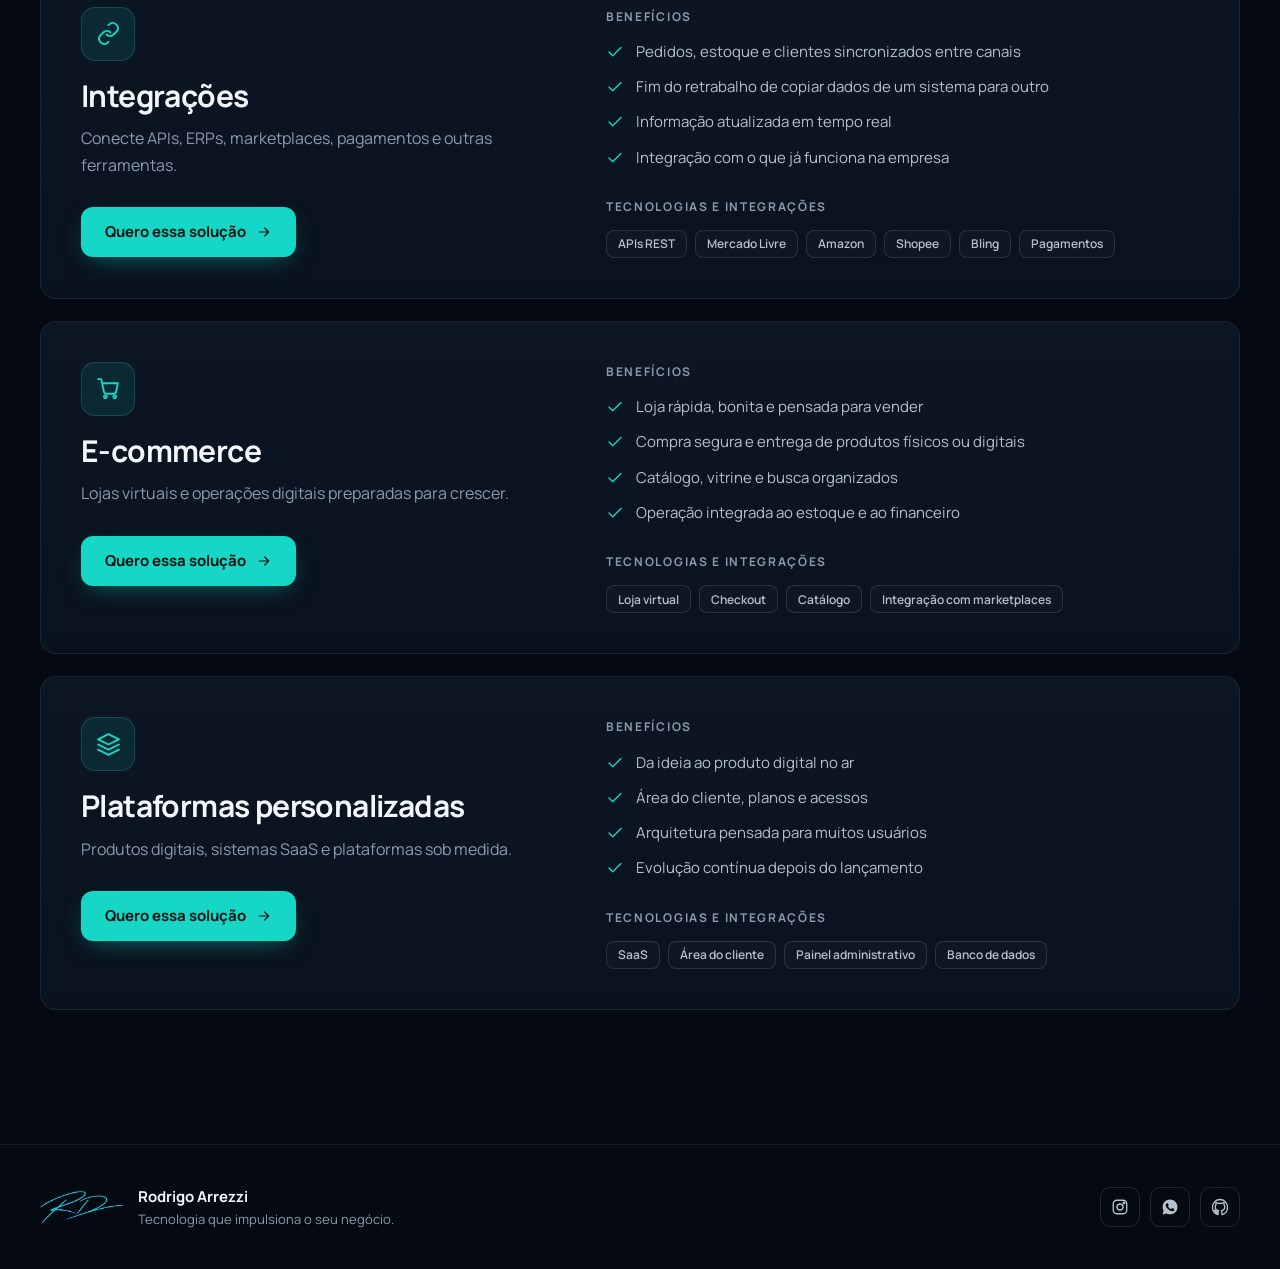
<file: solucoes.html>
<!doctype html>
<html lang="pt-BR">
<head>
<meta charset="utf-8">
<meta name="viewport" content="width=device-width, initial-scale=1">
<title>Soluções — Rodrigo Arrezzi</title>
<meta name="description" content="Desenvolvimento de sistemas, automação, IA, integrações, e-commerce e plataformas personalizadas para empresas.">
<meta name="theme-color" content="#050A12">
<meta property="og:title" content="Soluções — Rodrigo Arrezzi">
<meta property="og:description" content="Desenvolvimento de sistemas, automação, IA, integrações, e-commerce e plataformas personalizadas para empresas.">
<meta property="og:type" content="website">
<meta property="og:image" content="https://rodrigoarrezzi.com/assets/foguete.jpg">
<link rel="icon" href="assets/favicon.ico" sizes="any">
<link rel="icon" type="image/png" sizes="32x32" href="assets/favicon-32.png">
<link rel="icon" type="image/png" sizes="16x16" href="assets/favicon-16.png">
<link rel="apple-touch-icon" sizes="180x180" href="assets/apple-touch-icon.png">
<link rel="preconnect" href="https://fonts.googleapis.com">
<link rel="preconnect" href="https://fonts.gstatic.com" crossorigin>
<link rel="stylesheet" href="assets/styles.css">
</head>
<body>
<header class="header">
  <div class="container header-inner">
    <a href="index.html" class="brand" aria-label="Rodrigo Arrezzi, página inicial">
      <img src="assets/rd-logo.png" alt="" width="76" height="30">
      <div>
        <div class="brand-name">Rodrigo Arrezzi</div>
        <div class="brand-tag">Desenvolvimento • Automação • IA • Soluções Digitais</div>
      </div>
    </a>
    <nav class="nav" aria-label="Principal"><a href="index.html">Início</a><a href="solucoes.html" class="active" aria-current="page">Soluções</a><a href="recursos.html">Projetos</a><a href="sobre.html">Sobre</a></nav>
    <div class="header-cta">
      <a href="contato.html" class="btn btn-primary btn-sm">Fale comigo <svg viewBox="0 0 24 24" fill="none" stroke="currentColor" stroke-width="1.8" stroke-linecap="round" stroke-linejoin="round" aria-hidden="true"><path d="M5 12h14M13 6l6 6-6 6"/></svg></a>
      <button type="button" class="menu-btn" aria-label="Abrir menu" data-menu-open><svg viewBox="0 0 24 24" fill="none" stroke="currentColor" stroke-width="1.8" stroke-linecap="round" stroke-linejoin="round" aria-hidden="true"><path d="M4 7h16M4 12h16M4 17h16"/></svg></button>
    </div>
  </div>
</header>

<div class="mobile-menu" data-menu role="dialog" aria-modal="true" aria-label="Menu">
  <div class="mobile-menu-head">
    <a href="index.html" class="brand"><img src="assets/rd-logo.png" alt="" width="76" height="30"><div class="brand-name">Rodrigo Arrezzi</div></a>
    <button type="button" class="menu-btn" style="display:flex" aria-label="Fechar menu" data-menu-close><svg viewBox="0 0 24 24" fill="none" stroke="currentColor" stroke-width="1.8" stroke-linecap="round" stroke-linejoin="round" aria-hidden="true"><path d="M18 6L6 18M6 6l12 12"/></svg></button>
  </div>
  <nav class="mobile-links"><a href="index.html">Início</a><a href="solucoes.html" class="active">Soluções</a><a href="recursos.html">Projetos</a><a href="sobre.html">Sobre</a><a href="contato.html">Fale comigo</a></nav>
  <div class="mobile-menu-foot"><a href="contato.html" class="btn btn-primary">Fale comigo <svg viewBox="0 0 24 24" fill="none" stroke="currentColor" stroke-width="1.8" stroke-linecap="round" stroke-linejoin="round" aria-hidden="true"><path d="M5 12h14M13 6l6 6-6 6"/></svg></a></div>
</div>

<main>
<section class="page-hero">
  <svg class="deco" viewBox="0 0 520 520" aria-hidden="true"><g fill="none" stroke="#16D6C5">
      <circle cx="260" cy="260" r="250" stroke-opacity=".08"/><circle cx="260" cy="260" r="200" stroke-opacity=".12"/>
      <circle cx="260" cy="260" r="150" stroke-opacity=".16"/><circle cx="260" cy="260" r="100" stroke-opacity=".2"/></g></svg>
  <div class="container">
    <span class="eyebrow reveal">Soluções</span>
    <h1 class="h1 reveal d1">Soluções para o <span class="accent">seu negócio</span></h1>
    <p class="lead reveal d2">Desenvolvimento, automação e inteligência para transformar processos e criar novas possibilidades.</p>
    <div class="filters reveal d3" style="margin-top:32px;margin-bottom:0"><a href="#sistemas" class="filter" style="display:inline-flex;align-items:center">Desenvolvimento de sistemas</a><a href="#automacao" class="filter" style="display:inline-flex;align-items:center">Automação</a><a href="#ia" class="filter" style="display:inline-flex;align-items:center">Inteligência Artificial</a><a href="#integracoes" class="filter" style="display:inline-flex;align-items:center">Integrações</a><a href="#ecommerce" class="filter" style="display:inline-flex;align-items:center">E-commerce</a><a href="#plataformas" class="filter" style="display:inline-flex;align-items:center">Plataformas personalizadas</a></div>
  </div>
</section>
<section class="section" style="padding-top:40px">
  <div class="container">
    <article class="card solution-block reveal" id="sistemas">
      <div>
        <div class="icon-box lg"><svg viewBox="0 0 24 24" fill="none" stroke="currentColor" stroke-width="1.8" stroke-linecap="round" stroke-linejoin="round" aria-hidden="true"><path d="M16 18l6-6-6-6M8 6l-6 6 6 6"/></svg></div>
        <h2 class="h2">Desenvolvimento de sistemas</h2>
        <p class="lead">Sistemas e plataformas personalizados para processos específicos.</p>
        <a href="contato.html" class="btn btn-primary">Quero essa solução <svg viewBox="0 0 24 24" fill="none" stroke="currentColor" stroke-width="1.8" stroke-linecap="round" stroke-linejoin="round" aria-hidden="true"><path d="M5 12h14M13 6l6 6-6 6"/></svg></a>
      </div>
      <div>
        <p class="block-label">Benefícios</p>
        <ul class="benefits"><li><svg viewBox="0 0 24 24" fill="none" stroke="currentColor" stroke-width="1.8" stroke-linecap="round" stroke-linejoin="round" aria-hidden="true"><path d="M20 6L9 17l-5-5"/></svg><span>Sistema feito em cima do jeito que sua empresa já trabalha</span></li><li><svg viewBox="0 0 24 24" fill="none" stroke="currentColor" stroke-width="1.8" stroke-linecap="round" stroke-linejoin="round" aria-hidden="true"><path d="M20 6L9 17l-5-5"/></svg><span>Painéis, cadastros e relatórios em um só lugar</span></li><li><svg viewBox="0 0 24 24" fill="none" stroke="currentColor" stroke-width="1.8" stroke-linecap="round" stroke-linejoin="round" aria-hidden="true"><path d="M20 6L9 17l-5-5"/></svg><span>Acesso pelo navegador, no computador ou no celular</span></li><li><svg viewBox="0 0 24 24" fill="none" stroke="currentColor" stroke-width="1.8" stroke-linecap="round" stroke-linejoin="round" aria-hidden="true"><path d="M20 6L9 17l-5-5"/></svg><span>Base pronta para crescer junto com a operação</span></li></ul>
        <p class="block-label mt">Tecnologias e integrações</p>
        <div class="tags"><span class="tag">JavaScript</span><span class="tag">Node.js</span><span class="tag">Python</span><span class="tag">Java</span></div>
      </div>
    </article>
    <article class="card solution-block reveal" id="automacao">
      <div>
        <div class="icon-box lg"><svg viewBox="0 0 24 24" fill="none" stroke="currentColor" stroke-width="1.8" stroke-linecap="round" stroke-linejoin="round" aria-hidden="true"><path d="M13 2L3 14h7l-1 8 10-12h-7l1-8z"/></svg></div>
        <h2 class="h2">Automação</h2>
        <p class="lead">Automatize tarefas, fluxos e operações repetitivas.</p>
        <a href="contato.html" class="btn btn-primary">Quero essa solução <svg viewBox="0 0 24 24" fill="none" stroke="currentColor" stroke-width="1.8" stroke-linecap="round" stroke-linejoin="round" aria-hidden="true"><path d="M5 12h14M13 6l6 6-6 6"/></svg></a>
      </div>
      <div>
        <p class="block-label">Benefícios</p>
        <ul class="benefits"><li><svg viewBox="0 0 24 24" fill="none" stroke="currentColor" stroke-width="1.8" stroke-linecap="round" stroke-linejoin="round" aria-hidden="true"><path d="M20 6L9 17l-5-5"/></svg><span>Menos trabalho manual e menos erros de digitação</span></li><li><svg viewBox="0 0 24 24" fill="none" stroke="currentColor" stroke-width="1.8" stroke-linecap="round" stroke-linejoin="round" aria-hidden="true"><path d="M20 6L9 17l-5-5"/></svg><span>Fluxos que disparam sozinhos a partir de eventos</span></li><li><svg viewBox="0 0 24 24" fill="none" stroke="currentColor" stroke-width="1.8" stroke-linecap="round" stroke-linejoin="round" aria-hidden="true"><path d="M20 6L9 17l-5-5"/></svg><span>Relatórios e avisos gerados automaticamente</span></li><li><svg viewBox="0 0 24 24" fill="none" stroke="currentColor" stroke-width="1.8" stroke-linecap="round" stroke-linejoin="round" aria-hidden="true"><path d="M20 6L9 17l-5-5"/></svg><span>Equipe livre para o que realmente importa</span></li></ul>
        <p class="block-label mt">Tecnologias e integrações</p>
        <div class="tags"><span class="tag">n8n</span><span class="tag">Fluxos automáticos</span><span class="tag">Webhooks</span><span class="tag">Agendamentos</span><span class="tag">Planilhas</span><span class="tag">Notificações</span></div>
      </div>
    </article>
    <article class="card solution-block reveal" id="ia">
      <div>
        <div class="icon-box lg"><svg viewBox="0 0 24 24" fill="none" stroke="currentColor" stroke-width="1.8" stroke-linecap="round" stroke-linejoin="round" aria-hidden="true"><path d="M12 3l1.8 4.9L19 9.7l-5.2 1.8L12 16.5l-1.8-5L5 9.7l5.2-1.8z"/><path d="M19 15l.8 2.2L22 18l-2.2.8L19 21l-.8-2.2L16 18l2.2-.8z"/></svg></div>
        <h2 class="h2">Inteligência Artificial</h2>
        <p class="lead">IA aplicada ao atendimento, análise, operação e tomada de decisão.</p>
        <a href="contato.html" class="btn btn-primary">Quero essa solução <svg viewBox="0 0 24 24" fill="none" stroke="currentColor" stroke-width="1.8" stroke-linecap="round" stroke-linejoin="round" aria-hidden="true"><path d="M5 12h14M13 6l6 6-6 6"/></svg></a>
      </div>
      <div>
        <p class="block-label">Benefícios</p>
        <ul class="benefits"><li><svg viewBox="0 0 24 24" fill="none" stroke="currentColor" stroke-width="1.8" stroke-linecap="round" stroke-linejoin="round" aria-hidden="true"><path d="M20 6L9 17l-5-5"/></svg><span>Assistentes que respondem com base nos dados da empresa</span></li><li><svg viewBox="0 0 24 24" fill="none" stroke="currentColor" stroke-width="1.8" stroke-linecap="round" stroke-linejoin="round" aria-hidden="true"><path d="M20 6L9 17l-5-5"/></svg><span>Resumos e análises da operação em linguagem simples</span></li><li><svg viewBox="0 0 24 24" fill="none" stroke="currentColor" stroke-width="1.8" stroke-linecap="round" stroke-linejoin="round" aria-hidden="true"><path d="M20 6L9 17l-5-5"/></svg><span>Apoio à tomada de decisão no dia a dia</span></li><li><svg viewBox="0 0 24 24" fill="none" stroke="currentColor" stroke-width="1.8" stroke-linecap="round" stroke-linejoin="round" aria-hidden="true"><path d="M20 6L9 17l-5-5"/></svg><span>IA integrada aos sistemas que você já usa</span></li></ul>
        <p class="block-label mt">Tecnologias e integrações</p>
        <div class="tags"><span class="tag">Modelos de linguagem</span><span class="tag">Assistentes virtuais</span><span class="tag">Análise de dados</span><span class="tag">Gerente AI</span></div>
      </div>
    </article>
    <article class="card solution-block reveal" id="integracoes">
      <div>
        <div class="icon-box lg"><svg viewBox="0 0 24 24" fill="none" stroke="currentColor" stroke-width="1.8" stroke-linecap="round" stroke-linejoin="round" aria-hidden="true"><path d="M10 13a5 5 0 007 0l3-3a5 5 0 00-7-7l-1 1M14 11a5 5 0 00-7 0l-3 3a5 5 0 007 7l1-1"/></svg></div>
        <h2 class="h2">Integrações</h2>
        <p class="lead">Conecte APIs, ERPs, marketplaces, pagamentos e outras ferramentas.</p>
        <a href="contato.html" class="btn btn-primary">Quero essa solução <svg viewBox="0 0 24 24" fill="none" stroke="currentColor" stroke-width="1.8" stroke-linecap="round" stroke-linejoin="round" aria-hidden="true"><path d="M5 12h14M13 6l6 6-6 6"/></svg></a>
      </div>
      <div>
        <p class="block-label">Benefícios</p>
        <ul class="benefits"><li><svg viewBox="0 0 24 24" fill="none" stroke="currentColor" stroke-width="1.8" stroke-linecap="round" stroke-linejoin="round" aria-hidden="true"><path d="M20 6L9 17l-5-5"/></svg><span>Pedidos, estoque e clientes sincronizados entre canais</span></li><li><svg viewBox="0 0 24 24" fill="none" stroke="currentColor" stroke-width="1.8" stroke-linecap="round" stroke-linejoin="round" aria-hidden="true"><path d="M20 6L9 17l-5-5"/></svg><span>Fim do retrabalho de copiar dados de um sistema para outro</span></li><li><svg viewBox="0 0 24 24" fill="none" stroke="currentColor" stroke-width="1.8" stroke-linecap="round" stroke-linejoin="round" aria-hidden="true"><path d="M20 6L9 17l-5-5"/></svg><span>Informação atualizada em tempo real</span></li><li><svg viewBox="0 0 24 24" fill="none" stroke="currentColor" stroke-width="1.8" stroke-linecap="round" stroke-linejoin="round" aria-hidden="true"><path d="M20 6L9 17l-5-5"/></svg><span>Integração com o que já funciona na empresa</span></li></ul>
        <p class="block-label mt">Tecnologias e integrações</p>
        <div class="tags"><span class="tag">APIs REST</span><span class="tag">Mercado Livre</span><span class="tag">Amazon</span><span class="tag">Shopee</span><span class="tag">Bling</span><span class="tag">Pagamentos</span></div>
      </div>
    </article>
    <article class="card solution-block reveal" id="ecommerce">
      <div>
        <div class="icon-box lg"><svg viewBox="0 0 24 24" fill="none" stroke="currentColor" stroke-width="1.8" stroke-linecap="round" stroke-linejoin="round" aria-hidden="true"><circle cx="9" cy="20" r="1.4"/><circle cx="18" cy="20" r="1.4"/><path d="M2 3h3l2.7 12.4a2 2 0 002 1.6h7.6a2 2 0 002-1.6L21 7H6"/></svg></div>
        <h2 class="h2">E-commerce</h2>
        <p class="lead">Lojas virtuais e operações digitais preparadas para crescer.</p>
        <a href="contato.html" class="btn btn-primary">Quero essa solução <svg viewBox="0 0 24 24" fill="none" stroke="currentColor" stroke-width="1.8" stroke-linecap="round" stroke-linejoin="round" aria-hidden="true"><path d="M5 12h14M13 6l6 6-6 6"/></svg></a>
      </div>
      <div>
        <p class="block-label">Benefícios</p>
        <ul class="benefits"><li><svg viewBox="0 0 24 24" fill="none" stroke="currentColor" stroke-width="1.8" stroke-linecap="round" stroke-linejoin="round" aria-hidden="true"><path d="M20 6L9 17l-5-5"/></svg><span>Loja rápida, bonita e pensada para vender</span></li><li><svg viewBox="0 0 24 24" fill="none" stroke="currentColor" stroke-width="1.8" stroke-linecap="round" stroke-linejoin="round" aria-hidden="true"><path d="M20 6L9 17l-5-5"/></svg><span>Compra segura e entrega de produtos físicos ou digitais</span></li><li><svg viewBox="0 0 24 24" fill="none" stroke="currentColor" stroke-width="1.8" stroke-linecap="round" stroke-linejoin="round" aria-hidden="true"><path d="M20 6L9 17l-5-5"/></svg><span>Catálogo, vitrine e busca organizados</span></li><li><svg viewBox="0 0 24 24" fill="none" stroke="currentColor" stroke-width="1.8" stroke-linecap="round" stroke-linejoin="round" aria-hidden="true"><path d="M20 6L9 17l-5-5"/></svg><span>Operação integrada ao estoque e ao financeiro</span></li></ul>
        <p class="block-label mt">Tecnologias e integrações</p>
        <div class="tags"><span class="tag">Loja virtual</span><span class="tag">Checkout</span><span class="tag">Catálogo</span><span class="tag">Integração com marketplaces</span></div>
      </div>
    </article>
    <article class="card solution-block reveal" id="plataformas">
      <div>
        <div class="icon-box lg"><svg viewBox="0 0 24 24" fill="none" stroke="currentColor" stroke-width="1.8" stroke-linecap="round" stroke-linejoin="round" aria-hidden="true"><path d="M12 2l10 5-10 5L2 7l10-5z"/><path d="M2 12l10 5 10-5M2 17l10 5 10-5"/></svg></div>
        <h2 class="h2">Plataformas personalizadas</h2>
        <p class="lead">Produtos digitais, sistemas SaaS e plataformas sob medida.</p>
        <a href="contato.html" class="btn btn-primary">Quero essa solução <svg viewBox="0 0 24 24" fill="none" stroke="currentColor" stroke-width="1.8" stroke-linecap="round" stroke-linejoin="round" aria-hidden="true"><path d="M5 12h14M13 6l6 6-6 6"/></svg></a>
      </div>
      <div>
        <p class="block-label">Benefícios</p>
        <ul class="benefits"><li><svg viewBox="0 0 24 24" fill="none" stroke="currentColor" stroke-width="1.8" stroke-linecap="round" stroke-linejoin="round" aria-hidden="true"><path d="M20 6L9 17l-5-5"/></svg><span>Da ideia ao produto digital no ar</span></li><li><svg viewBox="0 0 24 24" fill="none" stroke="currentColor" stroke-width="1.8" stroke-linecap="round" stroke-linejoin="round" aria-hidden="true"><path d="M20 6L9 17l-5-5"/></svg><span>Área do cliente, planos e acessos</span></li><li><svg viewBox="0 0 24 24" fill="none" stroke="currentColor" stroke-width="1.8" stroke-linecap="round" stroke-linejoin="round" aria-hidden="true"><path d="M20 6L9 17l-5-5"/></svg><span>Arquitetura pensada para muitos usuários</span></li><li><svg viewBox="0 0 24 24" fill="none" stroke="currentColor" stroke-width="1.8" stroke-linecap="round" stroke-linejoin="round" aria-hidden="true"><path d="M20 6L9 17l-5-5"/></svg><span>Evolução contínua depois do lançamento</span></li></ul>
        <p class="block-label mt">Tecnologias e integrações</p>
        <div class="tags"><span class="tag">SaaS</span><span class="tag">Área do cliente</span><span class="tag">Painel administrativo</span><span class="tag">Banco de dados</span></div>
      </div>
    </article>
    
  </div>
</section>

</main>
<footer class="footer">
  <div class="container">
    <div class="footer-top">
      <div class="footer-brand">
        <img src="assets/rd-logo.png" alt="Logo RD" width="84" height="33">
        <div><div class="t1">Rodrigo Arrezzi</div><div class="t2">Tecnologia que impulsiona o seu negócio.</div></div>
      </div>
      <div class="socials">
        <a href="https://www.instagram.com/rodrigoarrezzidev/" target="_blank" rel="noopener" aria-label="Instagram"><svg viewBox="0 0 24 24" fill="none" stroke="currentColor" stroke-width="1.8" stroke-linecap="round" stroke-linejoin="round" aria-hidden="true"><rect x="3" y="3" width="18" height="18" rx="5"/><circle cx="12" cy="12" r="4"/><circle cx="17.3" cy="6.7" r="1"/></svg></a>
        <a href="https://wa.me/5527996386305" target="_blank" rel="noopener" aria-label="WhatsApp"><svg viewBox="0 0 24 24" fill="currentColor" aria-hidden="true"><path d="M12.04 2C6.58 2 2.13 6.45 2.13 11.91c0 1.85.5 3.58 1.4 5.16L2 22l5.09-1.5a9.9 9.9 0 004.95 1.32h.01c5.46 0 9.91-4.45 9.91-9.91S17.5 2 12.04 2zm5.63 14.18c-.24.68-1.41 1.31-1.94 1.38-.5.07-1.11.1-1.79-.11-.41-.13-.94-.3-1.62-.6-2.86-1.24-4.72-4.13-4.86-4.32-.14-.19-1.16-1.55-1.16-2.96 0-1.4.73-2.09 1-2.38.26-.28.57-.35.76-.35h.55c.18 0 .42-.03.65.5.24.56.8 1.94.87 2.08.07.14.11.3.02.49-.09.19-.14.3-.28.46-.14.16-.29.36-.42.48-.14.14-.28.29-.12.57.16.28.71 1.18 1.53 1.91 1.05.94 1.94 1.23 2.22 1.37.28.14.44.12.6-.07.16-.19.68-.79.87-1.06.19-.28.37-.23.62-.14.26.09 1.63.77 1.91.91.28.14.47.21.53.33.07.12.07.68-.17 1.35z"/></svg></a>
        <a href="https://github.com/RD921?tab=repositories" target="_blank" rel="noopener" aria-label="GitHub"><svg viewBox="0 0 24 24" fill="none" stroke="currentColor" stroke-width="1.8" stroke-linecap="round" stroke-linejoin="round" aria-hidden="true"><path d="M12 2C6.48 2 2 6.58 2 12.25c0 4.53 2.87 8.37 6.84 9.73.5.1.68-.22.68-.5 0-.24-.01-1.04-.01-1.89-2.78.62-3.37-1.21-3.37-1.21-.45-1.18-1.11-1.5-1.11-1.5-.9-.63.07-.62.07-.62 1 .07 1.53 1.05 1.53 1.05.89 1.56 2.34 1.11 2.91.85.09-.66.35-1.11.63-1.37-2.22-.26-4.56-1.14-4.56-5.06 0-1.12.39-2.03 1.03-2.75-.1-.26-.45-1.31.1-2.73 0 0 .84-.28 2.75 1.05a9.3 9.3 0 015 0c1.91-1.33 2.75-1.05 2.75-1.05.55 1.42.2 2.47.1 2.73.64.72 1.03 1.63 1.03 2.75 0 3.93-2.34 4.79-4.57 5.05.36.32.68.95.68 1.92 0 1.39-.01 2.5-.01 2.84 0 .28.18.61.69.5A10.26 10.26 0 0022 12.25C22 6.58 17.52 2 12 2z"/></svg></a>
      </div>
    </div>
  </div>
</footer>
<script src="assets/script.js"></script>
</body>
</html>
</file>
<file: assets/styles.css>
@import url('https://fonts.googleapis.com/css2?family=Manrope:wght@400;500;600;700;800&display=swap');

/* ============ DESIGN SYSTEM ============ */
:root{
  --bg:#050A12;
  --bg-2:#08111D;
  --card:#0A1421;
  --card-2:#0D1826;
  --border:rgba(70,220,220,0.18);
  --line:rgba(244,247,250,0.07);
  --teal:#16D6C5;
  --teal-2:#08BFB4;
  --teal-soft:rgba(22,214,197,0.10);
  --text:#F4F7FA;
  --muted:#8C9AAA;
  --muted-2:#B4C0CD;
  --radius:16px;
  --radius-sm:12px;
  --container:1200px;
  --pad-x:32px;
  --section-y:104px;
  --header-h:70px;
}

*{box-sizing:border-box;}
html{scroll-behavior:smooth;scroll-padding-top:calc(var(--header-h) + 16px);}
body{margin:0;background:var(--bg);color:var(--text);font-family:'Manrope',system-ui,sans-serif;font-size:16px;line-height:1.6;-webkit-font-smoothing:antialiased;}
h1,h2,h3,h4,p{margin:0;}
a{color:inherit;text-decoration:none;}
button,input,select,textarea{font:inherit;color:inherit;}
button{cursor:pointer;background:none;border:none;padding:0;}
img{max-width:100%;height:auto;display:block;}
::selection{background:var(--teal);color:#04110F;}
:focus-visible{outline:2px solid var(--teal);outline-offset:3px;border-radius:6px;}

.container{width:100%;max-width:calc(var(--container) + var(--pad-x) * 2);margin:0 auto;padding:0 var(--pad-x);}
.section{padding:var(--section-y) 0;position:relative;}
.section-alt{background:linear-gradient(180deg,var(--bg) 0%,var(--bg-2) 18%,var(--bg-2) 82%,var(--bg) 100%);}

/* Tipografia */
.eyebrow{display:inline-block;font-size:12px;font-weight:700;letter-spacing:0.16em;text-transform:uppercase;color:var(--teal);margin-bottom:16px;}
.h1{font-size:56px;line-height:1.08;font-weight:700;letter-spacing:-0.025em;}
.h2{font-size:40px;line-height:1.15;font-weight:700;letter-spacing:-0.02em;}
.h3{font-size:19px;line-height:1.35;font-weight:700;letter-spacing:-0.005em;}
.lead{font-size:17px;line-height:1.7;color:var(--muted);}
.small{font-size:14px;line-height:1.6;color:var(--muted);}
.accent{color:var(--teal);}

.section-title{max-width:680px;margin-bottom:48px;}
.section-title.center{margin-left:auto;margin-right:auto;text-align:center;}
.section-title .lead{margin-top:16px;}
.section-head{display:flex;align-items:flex-end;justify-content:space-between;gap:24px;margin-bottom:48px;flex-wrap:wrap;}
.section-head .section-title{margin-bottom:0;}

/* Botões */
.btn{display:inline-flex;align-items:center;justify-content:center;gap:10px;height:50px;padding:0 24px;border-radius:12px;font-size:15px;font-weight:700;white-space:nowrap;transition:transform .2s ease,box-shadow .2s ease,background .2s ease,border-color .2s ease,filter .2s ease;}
.btn svg{width:16px;height:16px;transition:transform .2s ease;}
.btn:hover svg{transform:translateX(3px);}
.btn-primary{background:var(--teal);color:#04110F;box-shadow:0 8px 24px -10px rgba(22,214,197,0.55);}
.btn-primary:hover{filter:brightness(1.06);transform:translateY(-1px);box-shadow:0 12px 30px -10px rgba(22,214,197,0.6);}
.btn-ghost{border:1px solid rgba(244,247,250,0.18);color:var(--text);background:rgba(255,255,255,0.02);}
.btn-ghost:hover{border-color:var(--border);background:var(--teal-soft);}
.btn-sm{height:42px;padding:0 18px;font-size:14px;border-radius:10px;}
.link-arrow{display:inline-flex;align-items:center;gap:8px;font-size:14px;font-weight:700;color:var(--teal);}
.link-arrow svg{width:15px;height:15px;transition:transform .2s ease;}
.link-arrow:hover svg{transform:translateX(3px);}

/* Ícones */
.icon-box{width:44px;height:44px;border-radius:12px;background:var(--teal-soft);border:1px solid var(--border);display:flex;align-items:center;justify-content:center;color:var(--teal);flex-shrink:0;}
.icon-box svg{width:21px;height:21px;}
.icon-box.lg{width:54px;height:54px;border-radius:14px;}
.icon-box.lg svg{width:25px;height:25px;}

/* Cards */
.card{background:linear-gradient(180deg,rgba(13,24,38,0.9),rgba(10,20,33,0.9));border:1px solid var(--line);border-radius:var(--radius);transition:border-color .25s ease,transform .25s ease,box-shadow .25s ease;position:relative;}
.card-hover:hover{border-color:var(--border);transform:translateY(-3px);box-shadow:0 18px 40px -24px rgba(22,214,197,0.35);}

.tag{display:inline-flex;align-items:center;height:28px;padding:0 11px;border-radius:8px;border:1px solid rgba(244,247,250,0.12);font-size:12px;font-weight:600;color:var(--muted-2);background:rgba(255,255,255,0.02);}
.tags{display:flex;flex-wrap:wrap;gap:8px;}

/* ============ HEADER ============ */
.header{position:fixed;top:0;left:0;right:0;z-index:50;height:var(--header-h);background:rgba(5,10,18,0.72);border-bottom:1px solid transparent;transition:background .3s ease,border-color .3s ease,backdrop-filter .3s ease;}
.header.scrolled{background:rgba(5,10,18,0.82);backdrop-filter:blur(14px);-webkit-backdrop-filter:blur(14px);border-bottom-color:var(--line);}
.header-inner{height:100%;display:flex;align-items:center;justify-content:space-between;gap:24px;}
.brand{display:flex;align-items:center;gap:12px;min-width:0;}
.brand img{height:30px;width:auto;}
.brand-name{font-size:16px;font-weight:700;line-height:1.1;letter-spacing:-0.01em;}
.brand-tag{font-size:11px;color:var(--muted);line-height:1.2;margin-top:3px;white-space:nowrap;}
.nav{display:flex;align-items:center;gap:34px;}
.nav a{font-size:15px;font-weight:600;color:var(--muted-2);transition:color .15s ease;position:relative;padding:6px 0;}
.nav a:hover{color:var(--text);}
.nav a.active{color:var(--text);}
.nav a.active::after{content:"";position:absolute;left:0;right:0;bottom:-2px;height:2px;border-radius:2px;background:var(--teal);}
.header-cta{display:flex;align-items:center;gap:12px;}
.menu-btn{display:none;width:42px;height:42px;border-radius:10px;border:1px solid rgba(244,247,250,0.16);align-items:center;justify-content:center;}
.menu-btn svg{width:20px;height:20px;}
main{padding-top:var(--header-h);}

/* Menu mobile */
.mobile-menu{position:fixed;inset:0;z-index:100;background:var(--bg);display:flex;flex-direction:column;opacity:0;visibility:hidden;transition:opacity .25s ease,visibility .25s;}
.mobile-menu.open{opacity:1;visibility:visible;}
.mobile-menu-head{height:var(--header-h);display:flex;align-items:center;justify-content:space-between;padding:0 20px;border-bottom:1px solid var(--line);}
.mobile-links{flex:1;display:flex;flex-direction:column;justify-content:center;padding:24px 28px;gap:4px;}
.mobile-links a{font-size:30px;font-weight:700;letter-spacing:-0.02em;padding:10px 0;color:var(--text);}
.mobile-links a.active{color:var(--teal);}
.mobile-menu-foot{padding:20px 20px 28px;border-top:1px solid var(--line);}
.mobile-menu-foot .btn{width:100%;}
body.no-scroll{overflow:hidden;}

/* ============ HERO ============ */
.hero{position:relative;overflow:hidden;padding:88px 0 96px;background:radial-gradient(900px 480px at 12% -10%,rgba(22,214,197,0.11),transparent 60%),radial-gradient(700px 500px at 85% 40%,rgba(8,191,180,0.07),transparent 60%);}
.hero-grid{display:grid;grid-template-columns:1.15fr 0.85fr;gap:48px;align-items:center;}
.hero .lead{max-width:540px;margin-top:22px;}
.hero-actions{display:flex;gap:14px;margin-top:36px;flex-wrap:wrap;}
.hero-points{display:flex;gap:24px;flex-wrap:wrap;margin-top:40px;padding-top:28px;border-top:1px solid var(--line);}
.hero-points span{display:flex;align-items:center;gap:8px;font-size:14px;color:var(--muted-2);font-weight:500;}
.hero-points svg{width:16px;height:16px;color:var(--teal);}

.rocket-stage{position:relative;height:460px;display:flex;align-items:center;justify-content:center;}
.rocket-stage .glow{position:absolute;width:360px;height:360px;border-radius:50%;background:radial-gradient(circle,rgba(22,214,197,0.20),rgba(22,214,197,0.04) 55%,transparent 70%);filter:blur(6px);}
.rocket-stage .rings{position:absolute;inset:0;margin:auto;width:420px;height:420px;}
.rocket-stage .lines{position:absolute;inset:0;width:100%;height:100%;}
.rocket-stage .lines path{stroke:rgba(22,214,197,0.22);stroke-width:1;fill:none;stroke-dasharray:4 10;animation:dash 14s linear infinite;}
.rocket-stage .dots circle{fill:var(--teal);animation:twinkle 5s ease-in-out infinite;}
.rocket-stage .dots circle:nth-child(2n){animation-delay:1.6s;}
.rocket-stage .dots circle:nth-child(3n){animation-delay:3.1s;}
.rocket{position:relative;width:300px;height:auto;animation:float 7s ease-in-out infinite;-webkit-mask-image:radial-gradient(ellipse 50% 50% at 50% 50%,#000 58%,transparent 100%);mask-image:radial-gradient(ellipse 50% 50% at 50% 50%,#000 58%,transparent 100%);}
@keyframes float{0%,100%{transform:translateY(6px);}50%{transform:translateY(-10px);}}
@keyframes dash{to{stroke-dashoffset:-280;}}
@keyframes twinkle{0%,100%{opacity:.25;}50%{opacity:.9;}}

/* Page hero (páginas internas) */
.page-hero{position:relative;overflow:hidden;padding:88px 0 56px;background:radial-gradient(900px 420px at 10% -20%,rgba(22,214,197,0.11),transparent 60%);}
.page-hero .lead{max-width:620px;margin-top:18px;}
.page-hero .deco{position:absolute;right:-80px;top:-60px;width:460px;height:460px;opacity:.55;pointer-events:none;}

/* ============ PROBLEMAS ============ */
.problems{display:grid;grid-template-columns:repeat(4,1fr);gap:16px;}
.problem{padding:24px;display:flex;flex-direction:column;gap:14px;}
.problem-top{display:flex;align-items:center;justify-content:space-between;}
.num{font-size:13px;font-weight:800;color:var(--teal);letter-spacing:0.08em;}
.problem .small{margin-top:-4px;}

/* ============ SOLUÇÕES ============ */
.solutions{display:grid;grid-template-columns:repeat(3,1fr);gap:18px;}
.solution{padding:28px;display:flex;flex-direction:column;gap:14px;overflow:hidden;}
.solution::before{content:"";position:absolute;inset:0;border-radius:inherit;background:radial-gradient(360px 180px at 0% 0%,rgba(22,214,197,0.09),transparent 70%);opacity:0;transition:opacity .3s ease;pointer-events:none;}
.solution:hover::before{opacity:1;}
.solution .h3{margin-top:6px;}
.solution .small{flex:1;}
.solution .arrow{display:flex;align-items:center;gap:8px;font-size:14px;font-weight:700;color:var(--teal);}
.solution .arrow svg{width:16px;height:16px;transition:transform .2s ease;}
.solution:hover .arrow svg{transform:translateX(4px);}

/* Blocos da página de soluções */
.solution-block{display:grid;grid-template-columns:0.9fr 1.1fr;gap:40px;padding:40px;margin-bottom:22px;align-items:start;}
.solution-block .h2{font-size:30px;margin-top:18px;}
.solution-block .lead{margin-top:12px;font-size:16px;}
.solution-block .btn{margin-top:28px;}
.benefits{list-style:none;margin:0;padding:0;display:grid;gap:12px;}
.benefits li{display:flex;gap:12px;align-items:flex-start;font-size:15px;color:var(--muted-2);line-height:1.55;}
.benefits svg{width:18px;height:18px;color:var(--teal);flex-shrink:0;margin-top:3px;}
.block-label{font-size:12px;font-weight:700;letter-spacing:0.14em;text-transform:uppercase;color:var(--muted);margin:0 0 14px;}
.block-label.mt{margin-top:28px;}

/* ============ PROJETOS ============ */
.filters{display:flex;gap:8px;flex-wrap:wrap;margin-bottom:28px;}
.filter{height:38px;padding:0 16px;border-radius:10px;border:1px solid rgba(244,247,250,0.14);font-size:14px;font-weight:600;color:var(--muted-2);transition:all .2s ease;}
.filter:hover{border-color:var(--border);color:var(--text);}
.filter.active{background:var(--teal);border-color:var(--teal);color:#04110F;}

.project-featured{display:grid;grid-template-columns:1.25fr 1fr;overflow:hidden;cursor:pointer;}
.project-featured .shot{position:relative;min-height:380px;border-right:1px solid var(--line);overflow:hidden;background:var(--bg-2);}
.project-featured .shot img{position:absolute;inset:0;width:100%;height:100%;object-fit:cover;object-position:center top;transition:transform .6s ease;}
.project-featured:hover .shot img{transform:scale(1.03);}
.project-featured .body{padding:40px;display:flex;flex-direction:column;gap:16px;justify-content:center;}
.badge{display:inline-flex;align-items:center;gap:7px;height:28px;padding:0 11px;border-radius:999px;background:var(--teal-soft);border:1px solid var(--border);color:var(--teal);font-size:12px;font-weight:700;align-self:flex-start;}
.badge::before{content:"";width:6px;height:6px;border-radius:50%;background:var(--teal);}
.project-featured .h2{font-size:32px;}
.project-meta{font-size:13px;font-weight:600;color:var(--muted);letter-spacing:0.02em;}
.project-actions{display:flex;gap:12px;flex-wrap:wrap;margin-top:8px;}

.projects-grid{display:grid;grid-template-columns:repeat(2,1fr);gap:20px;margin-top:20px;}
.project-card{overflow:hidden;display:flex;flex-direction:column;cursor:pointer;}
.project-card .shot{aspect-ratio:16/9;overflow:hidden;border-bottom:1px solid var(--line);background:var(--bg-2);}
.project-card .shot img{width:100%;height:100%;object-fit:cover;object-position:left top;transition:transform .6s ease;}
.project-card:hover .shot img{transform:scale(1.03);}
.project-card .body{padding:26px;display:flex;flex-direction:column;gap:12px;flex:1;}
.project-card .small{flex:1;}
.project-hidden{display:none !important;}
.empty-state{display:none;padding:40px;text-align:center;color:var(--muted);border:1px dashed rgba(244,247,250,0.14);border-radius:var(--radius);}
.empty-state.show{display:block;}

/* Modal de projeto */
.modal{position:fixed;inset:0;z-index:120;display:none;align-items:center;justify-content:center;padding:20px;background:rgba(3,7,13,0.76);backdrop-filter:blur(6px);-webkit-backdrop-filter:blur(6px);}
.modal.open{display:flex;animation:fadeIn .2s ease;}
.modal-box{position:relative;width:100%;max-width:680px;max-height:calc(100vh - 40px);overflow-y:auto;background:var(--card);border:1px solid var(--border);border-radius:20px;padding:32px;box-shadow:0 40px 80px -30px rgba(0,0,0,0.8);}
.modal-close{position:absolute;top:16px;right:16px;width:38px;height:38px;border-radius:10px;border:1px solid rgba(244,247,250,0.18);background:rgba(10,20,33,0.9);display:flex;align-items:center;justify-content:center;z-index:1;}
.modal-close svg{width:16px;height:16px;}
.modal-img{width:100%;aspect-ratio:2/1;object-fit:cover;object-position:center top;border-radius:12px;border:1px solid var(--line);margin-bottom:24px;}
.modal-box .h2{font-size:28px;padding-right:40px;}
.modal-box .lead{font-size:15px;margin:12px 0 22px;}
.modal-list{list-style:none;margin:0 0 26px;padding:0;display:grid;grid-template-columns:repeat(2,1fr);gap:10px;}
.modal-list li{background:var(--card-2);border:1px solid var(--line);border-radius:10px;padding:12px 14px;font-size:13px;color:var(--muted);line-height:1.45;}
.modal-list strong{display:block;color:var(--text);font-size:14px;margin-bottom:2px;}
@keyframes fadeIn{from{opacity:0;}to{opacity:1;}}

/* ============ PROCESSO ============ */
.process{display:grid;grid-template-columns:repeat(5,1fr);gap:24px;position:relative;}
.process::before{content:"";position:absolute;top:27px;left:10%;right:10%;height:1px;background:linear-gradient(90deg,transparent,rgba(22,214,197,0.45) 12%,rgba(22,214,197,0.45) 88%,transparent);}
.step{position:relative;text-align:center;}
.step-num{width:56px;height:56px;margin:0 auto 20px;border-radius:50%;background:var(--bg);border:1px solid var(--border);display:flex;align-items:center;justify-content:center;font-size:18px;font-weight:800;color:var(--teal);box-shadow:0 0 0 6px var(--bg),0 0 26px -6px rgba(22,214,197,0.5);position:relative;}
.section-alt .step-num{background:var(--bg-2);box-shadow:0 0 0 6px var(--bg-2),0 0 26px -6px rgba(22,214,197,0.5);}
.step .h3{font-size:17px;margin-bottom:8px;}

/* ============ DIFERENCIAIS ============ */
.features{display:grid;grid-template-columns:repeat(4,1fr);gap:16px;}
.feature{padding:24px;display:flex;flex-direction:column;gap:12px;}
.feature .h3{font-size:16px;}

/* ============ SOBRE (composição abstrata) ============ */
.about{display:grid;grid-template-columns:1fr 1fr;gap:56px;align-items:center;}
.about-art{position:relative;height:420px;border-radius:24px;border:1px solid var(--line);background:radial-gradient(320px 220px at 30% 30%,rgba(22,214,197,0.12),transparent 70%),linear-gradient(160deg,var(--card-2),var(--bg-2));overflow:hidden;}
.about-art .grid-bg{position:absolute;inset:0;background-image:linear-gradient(rgba(22,214,197,0.06) 1px,transparent 1px),linear-gradient(90deg,rgba(22,214,197,0.06) 1px,transparent 1px);background-size:32px 32px;mask-image:radial-gradient(ellipse at center,#000 30%,transparent 75%);-webkit-mask-image:radial-gradient(ellipse at center,#000 30%,transparent 75%);}
.about-art .sig{position:absolute;left:50%;top:44%;transform:translate(-50%,-50%);width:250px;opacity:.95;filter:drop-shadow(0 0 22px rgba(22,214,197,0.35));}
.about-art .name{position:absolute;left:0;right:0;top:66%;text-align:center;font-size:20px;font-weight:700;letter-spacing:0.02em;}
.about-art .name small{display:block;font-size:12px;font-weight:600;color:var(--muted);letter-spacing:0.14em;text-transform:uppercase;margin-top:6px;}
.code-chip{position:absolute;background:rgba(10,20,33,0.92);border:1px solid var(--border);border-radius:12px;padding:12px 14px;font-family:ui-monospace,SFMono-Regular,Menlo,Consolas,monospace;font-size:12px;line-height:1.6;color:var(--muted-2);box-shadow:0 18px 40px -20px rgba(0,0,0,0.8);}
.code-chip .k{color:var(--teal);}
.code-chip .s{color:#9FE8DF;}
.code-chip.c1{top:26px;left:24px;}
.code-chip.c2{bottom:24px;right:22px;}
.ui-chip{position:absolute;display:flex;align-items:center;gap:10px;background:rgba(10,20,33,0.92);border:1px solid var(--line);border-radius:12px;padding:10px 12px;font-size:12px;font-weight:700;}
.ui-chip .icon-box{width:30px;height:30px;border-radius:8px;}
.ui-chip .icon-box svg{width:15px;height:15px;}
.ui-chip.u1{top:34px;right:24px;}
.ui-chip.u2{bottom:34px;left:24px;}
.about .lead{margin-top:16px;}
.about .lead + .lead{margin-top:12px;}
.pills{display:flex;flex-wrap:wrap;gap:10px;margin:28px 0 32px;}
.pill{display:inline-flex;align-items:center;gap:8px;height:36px;padding:0 14px;border-radius:999px;border:1px solid var(--border);background:var(--teal-soft);font-size:13px;font-weight:700;color:var(--text);}
.pill svg{width:14px;height:14px;color:var(--teal);}

/* Timeline (Sobre) */
.timeline{position:relative;display:grid;gap:18px;max-width:760px;}
.timeline::before{content:"";position:absolute;left:27px;top:28px;bottom:28px;width:1px;background:linear-gradient(180deg,rgba(22,214,197,0.5),rgba(22,214,197,0.1));}
.tl-item{display:grid;grid-template-columns:56px 1fr;gap:22px;align-items:start;}
.tl-dot{width:56px;height:56px;border-radius:50%;border:1px solid var(--border);background:var(--bg);display:flex;align-items:center;justify-content:center;color:var(--teal);font-size:13px;font-weight:800;position:relative;}
.section-alt .tl-dot{background:var(--bg-2);}
.tl-card{padding:20px 22px;}
.tl-card .h3{font-size:17px;margin-bottom:4px;}

.specialties{display:grid;grid-template-columns:repeat(4,1fr);gap:14px;}
.specialty{padding:20px;display:flex;align-items:center;gap:14px;font-weight:700;font-size:15px;}

/* ============ CTA ============ */
.cta{position:relative;overflow:hidden;border-radius:24px;border:1px solid var(--border);background:radial-gradient(600px 300px at 85% 20%,rgba(22,214,197,0.14),transparent 65%),linear-gradient(135deg,#0B1B28,#0A1421 60%,#08111D);padding:80px 64px;text-align:center;}
.cta .circles{position:absolute;right:-120px;top:-140px;width:520px;height:520px;pointer-events:none;}
.cta .circles.left{left:-160px;bottom:-200px;right:auto;top:auto;opacity:.6;}
.cta > *{position:relative;}
.cta .h2{max-width:640px;margin:0 auto;}
.cta .lead{max-width:560px;margin:18px auto 34px;}

/* ============ CONTATO ============ */
.contact{display:grid;grid-template-columns:0.85fr 1.15fr;gap:32px;align-items:start;}
.contact-list{display:grid;gap:14px;}
.contact-item{display:flex;gap:16px;align-items:center;padding:20px 22px;}
.contact-item .label{font-size:13px;color:var(--muted);font-weight:600;}
.contact-item .value{font-size:15px;font-weight:700;word-break:break-word;}
.form{padding:36px;display:grid;gap:18px;}
.form-row{display:grid;grid-template-columns:1fr 1fr;gap:18px;}
.field{display:grid;gap:8px;}
.field label{font-size:13px;font-weight:700;color:var(--muted-2);}
.field input,.field select,.field textarea{width:100%;background:var(--bg-2);border:1px solid rgba(244,247,250,0.12);border-radius:10px;padding:13px 14px;font-size:15px;color:var(--text);transition:border-color .2s ease,box-shadow .2s ease;}
.field textarea{min-height:140px;resize:vertical;}
.field select{appearance:none;-webkit-appearance:none;background-image:url("data:image/svg+xml,%3Csvg xmlns='http://www.w3.org/2000/svg' width='16' height='16' viewBox='0 0 24 24' fill='none' stroke='%238C9AAA' stroke-width='2'%3E%3Cpath d='M6 9l6 6 6-6'/%3E%3C/svg%3E");background-repeat:no-repeat;background-position:right 14px center;padding-right:40px;}
.field input::placeholder,.field textarea::placeholder{color:#5D6B7B;}
.field input:focus,.field select:focus,.field textarea:focus{outline:none;border-color:var(--teal);box-shadow:0 0 0 3px rgba(22,214,197,0.14);}
.form-note{font-size:13px;color:var(--muted);}
.form .btn{justify-self:start;}
.socials-row{display:flex;gap:12px;flex-wrap:wrap;margin-top:28px;}
.social-btn{display:inline-flex;align-items:center;gap:10px;height:44px;padding:0 16px;border-radius:10px;border:1px solid rgba(244,247,250,0.14);font-size:14px;font-weight:700;color:var(--muted-2);transition:all .2s ease;}
.social-btn:hover{border-color:var(--border);color:var(--text);background:var(--teal-soft);}
.social-btn svg{width:18px;height:18px;}

/* ============ FOOTER ============ */
.footer{border-top:1px solid var(--line);padding:48px 0 28px;margin-top:8px;}
.footer-top{display:flex;align-items:center;justify-content:space-between;gap:24px;flex-wrap:wrap;}
.footer-brand{display:flex;align-items:center;gap:14px;}
.footer-brand img{width:84px;height:auto;}
.footer-brand .t1{font-size:15px;font-weight:700;}
.footer-brand .t2{font-size:13px;color:var(--muted);}
.footer-nav{display:flex;gap:24px;flex-wrap:wrap;}
.footer-nav a{font-size:14px;font-weight:600;color:var(--muted);transition:color .15s ease;}
.footer-nav a:hover{color:var(--text);}
.socials{display:flex;gap:10px;}
.socials a{width:40px;height:40px;border-radius:10px;border:1px solid rgba(244,247,250,0.12);display:flex;align-items:center;justify-content:center;color:var(--muted-2);transition:all .2s ease;}
.socials a:hover{color:var(--teal);border-color:var(--border);background:var(--teal-soft);}
.socials svg{width:18px;height:18px;}
.footer-bottom{margin-top:32px;padding-top:22px;border-top:1px solid var(--line);font-size:13px;color:var(--muted);}

/* ============ ANIMAÇÕES ============ */
.reveal{opacity:0;transform:translateY(18px);transition:opacity .7s ease,transform .7s ease;}
.reveal.visible{opacity:1;transform:none;}
.reveal.d1{transition-delay:.08s;}.reveal.d2{transition-delay:.16s;}.reveal.d3{transition-delay:.24s;}.reveal.d4{transition-delay:.32s;}.reveal.d5{transition-delay:.4s;}
@media (prefers-reduced-motion: reduce){
  *{animation:none !important;transition:none !important;scroll-behavior:auto !important;}
  .reveal{opacity:1;transform:none;}
}

/* ============ TABLET ============ */
@media (max-width: 1199px){
  .h1{font-size:48px;}
  .h2{font-size:36px;}
  .problems,.features,.specialties{grid-template-columns:repeat(2,1fr);}
  .solutions{grid-template-columns:repeat(2,1fr);}
  .process{grid-template-columns:repeat(5,1fr);gap:14px;}
  .solution-block{grid-template-columns:1fr;gap:28px;}
  .project-featured{grid-template-columns:1fr;}
  .project-featured .shot{min-height:0;aspect-ratio:16/9;border-right:none;border-bottom:1px solid var(--line);}
  .cta{padding:64px 40px;}
}

/* ============ MOBILE ============ */
@media (max-width: 860px){
  .nav,.header-cta .btn{display:none;}
  .menu-btn{display:flex;}
  .hero-grid,.about,.contact{grid-template-columns:1fr;}
  .process{grid-template-columns:1fr;gap:0;max-width:520px;}
  .process::before{top:28px;bottom:28px;left:27px;right:auto;width:1px;height:auto;background:linear-gradient(180deg,rgba(22,214,197,0.5),rgba(22,214,197,0.1));}
  .step{display:grid;grid-template-columns:56px 1fr;gap:18px;text-align:left;padding-bottom:26px;}
  .step-num{margin:0;}
  .step .h3{margin-top:4px;}
}

@media (max-width: 767px){
  :root{--pad-x:20px;--section-y:72px;--header-h:64px;}
  .h1{font-size:36px;line-height:1.12;}
  .h2{font-size:28px;}
  .h3{font-size:17px;}
  .lead{font-size:16px;}
  .brand-tag{display:none;}
  .hero{padding:48px 0 56px;}
  .hero-grid{gap:8px;}
  .hero-actions .btn{flex:1 1 100%;}
  .hero-points{gap:14px 20px;}
  .rocket-stage{height:300px;order:2;}
  .rocket{width:210px;}
  .rocket-stage .glow{width:260px;height:260px;}
  .rocket-stage .rings{width:300px;height:300px;}
  .page-hero{padding:56px 0 32px;}
  .page-hero .deco{width:300px;height:300px;right:-120px;top:-40px;}
  .section-title,.section-head{margin-bottom:32px;}
  .problems,.solutions,.features,.projects-grid,.specialties{grid-template-columns:1fr;}
  .problem{flex-direction:row;align-items:flex-start;gap:16px;padding:20px;}
  .problem-top{flex-direction:column;align-items:flex-start;gap:10px;}
  .problem-text{display:grid;gap:6px;}
  .problem .small{margin-top:0;}
  .solution,.feature{padding:22px;}
  .solution-block{padding:24px;}
  .solution-block .h2{font-size:24px;}
  .solution-block .btn{width:100%;}
  .project-featured .body,.project-card .body{padding:22px;}
  .project-featured .h2{font-size:24px;}
  .project-actions .btn{flex:1;}
  .about-art{height:340px;}
  .about-art .sig{width:190px;}
  .code-chip{font-size:11px;padding:10px 12px;}
  .ui-chip.u1{top:auto;bottom:86px;right:16px;}
  .cta{padding:52px 22px;border-radius:20px;}
  .cta .btn{width:100%;}
  .form{padding:22px;}
  .form-row{grid-template-columns:1fr;}
  .form .btn{justify-self:stretch;}
  .modal-box{padding:22px;}
  .modal-list{grid-template-columns:1fr;}
  .modal-box .btn{width:100%;}
  .footer-top{flex-direction:column;align-items:flex-start;}
  .footer-bottom{text-align:left;}
  .filters{flex-wrap:nowrap;overflow-x:auto;margin-left:calc(var(--pad-x) * -1);margin-right:calc(var(--pad-x) * -1);padding:0 var(--pad-x) 4px;scrollbar-width:none;}
  .filters::-webkit-scrollbar{display:none;}
  .filter{flex-shrink:0;}
}

/* Projeto em linha, imagem à direita */
.project-featured + .project-featured{margin-top:20px;}
.project-featured.reverse .shot{order:2;border-right:none;border-left:1px solid var(--line);}
.project-featured.reverse .shot img{object-position:left top;}
@media (max-width: 1199px){
  .project-featured.reverse .shot{order:0;border-left:none;}
}
@media (max-width: 767px){
  .about-art .ui-chip,.about-art .code-chip.c2{display:none;}
}
.footer{padding:40px 0;}

/* Cursos (Sobre) */
.courses{grid-template-columns:repeat(3,1fr);}
@media (max-width: 1199px){ .courses{grid-template-columns:repeat(2,1fr);} }
@media (max-width: 767px){ .courses{grid-template-columns:1fr;} }
.course-when{font-size:11px;font-weight:700;letter-spacing:0.12em;text-transform:uppercase;color:var(--teal);margin-bottom:4px;}
.tl-dot{font-size:12px;text-align:center;line-height:1.15;padding:0 4px;}
</file>
